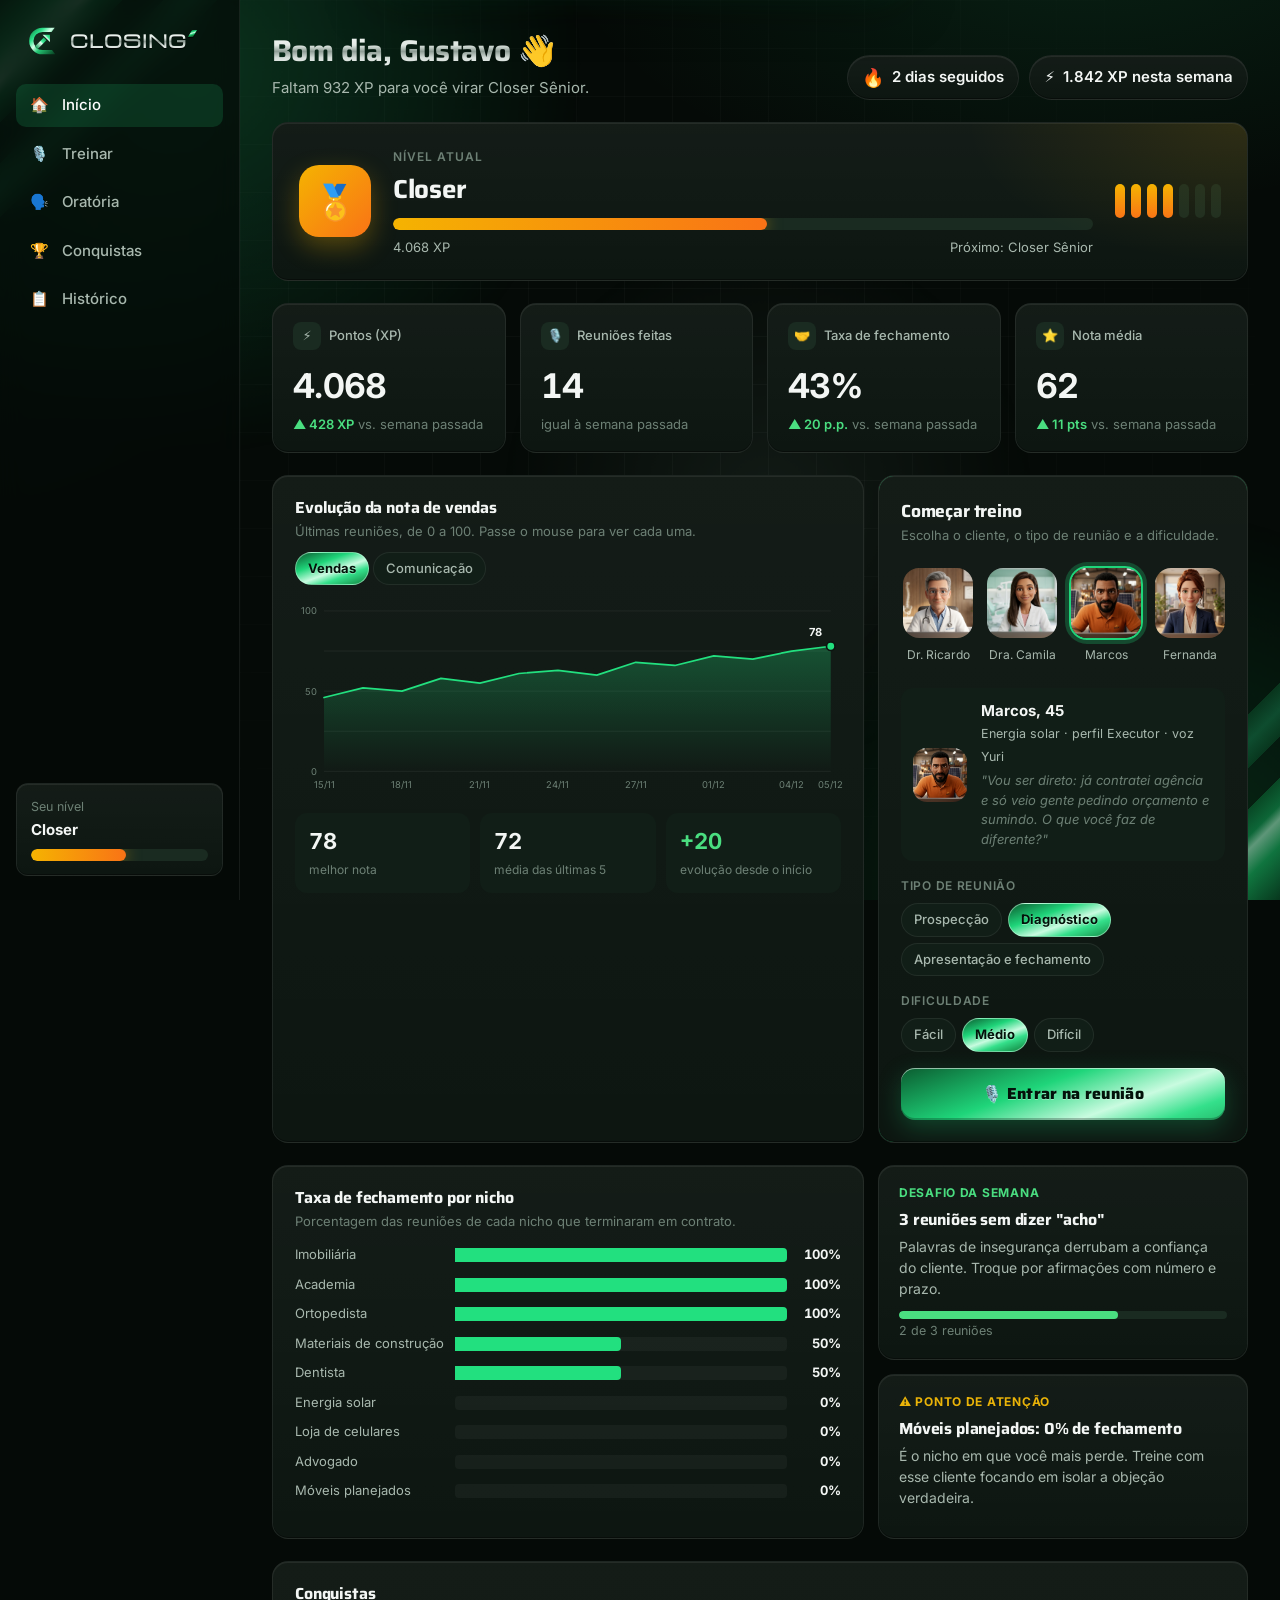
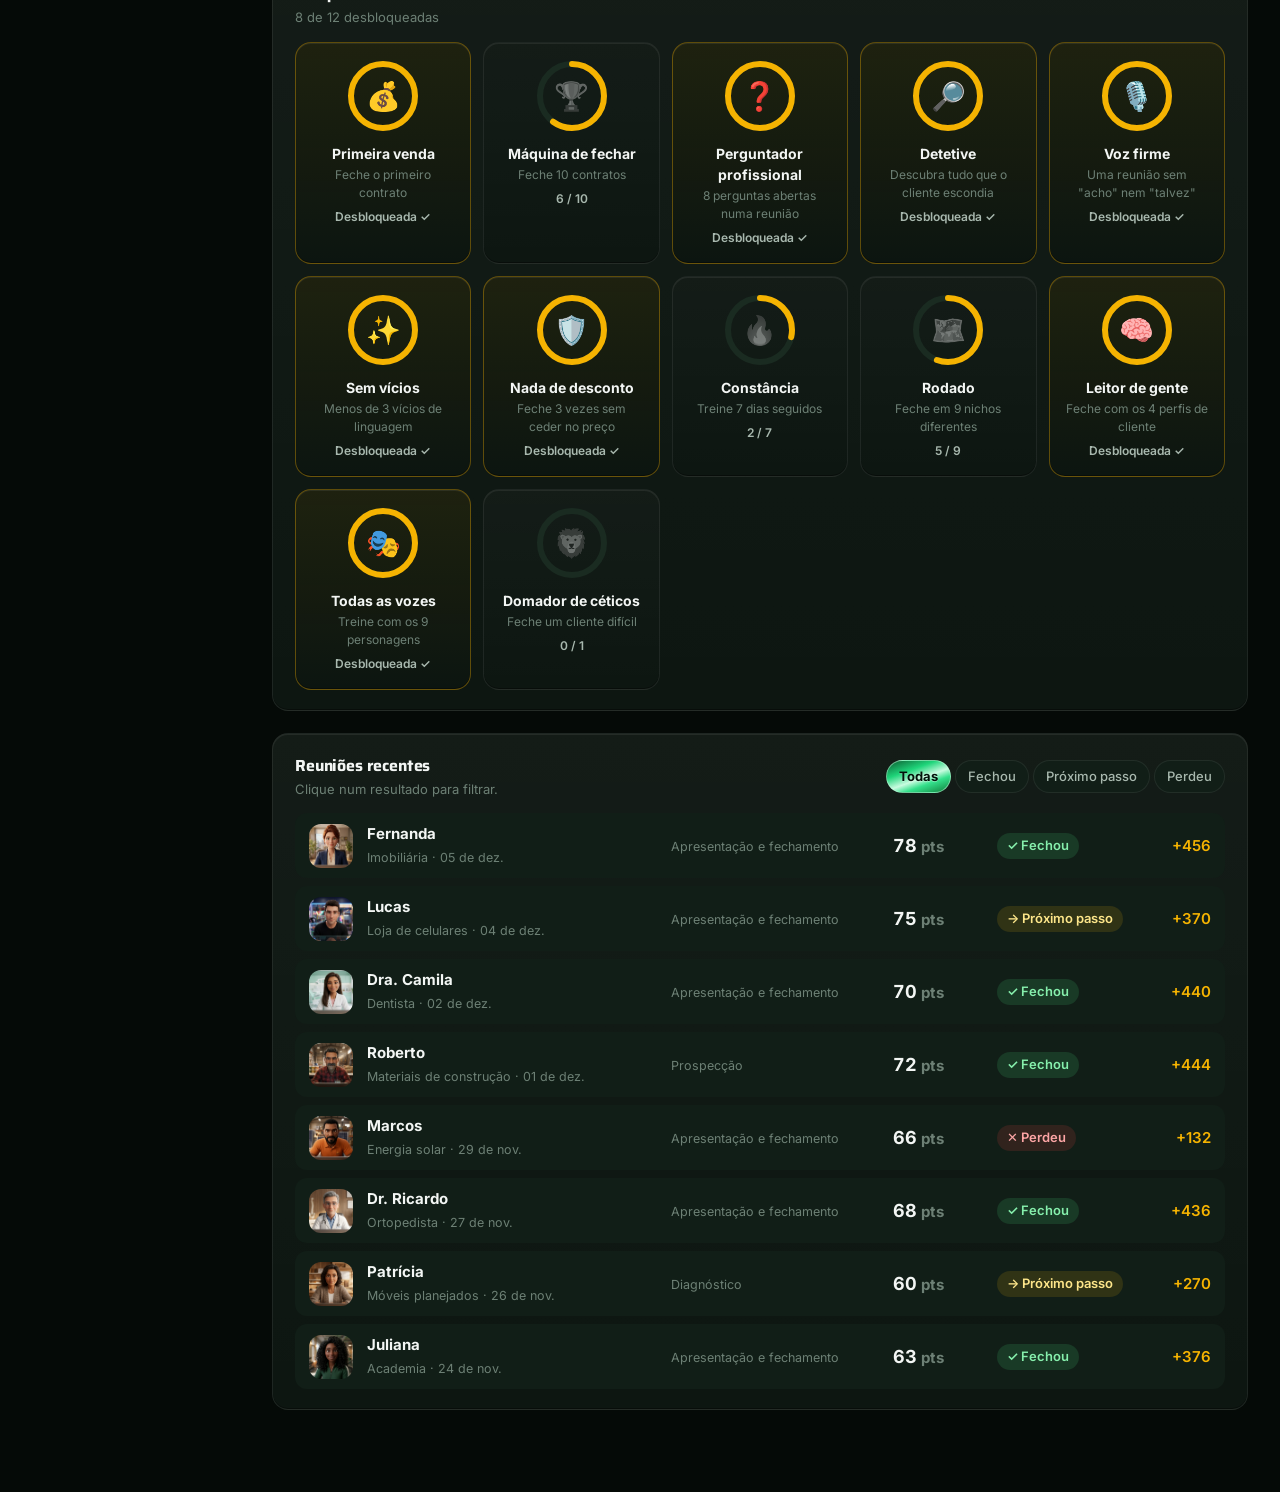
<file: prototipo/index.html>
<!doctype html>
<html lang="pt-BR">
<head>
<meta charset="utf-8">
<meta name="viewport" content="width=device-width, initial-scale=1">
<title>Closing</title>
<link rel="icon" href="marca/icone.svg" type="image/svg+xml">
<link rel="stylesheet" href="estilo.css">
<style>
  .app { display: grid; grid-template-columns: 240px 1fr; min-height: 100vh; }

  /* Navegação */
  .nav { position: sticky; top: 0; height: 100vh; padding: 24px 16px; display: flex; flex-direction: column; gap: 6px; border-right: 1px solid var(--borda); background: rgba(5, 10, 7, .72); backdrop-filter: blur(12px); }
  .logo { display: flex; align-items: center; gap: 10px; font-weight: 800; font-size: 17px; padding: 0 10px 20px; }
  .logo i { width: 34px; height: 34px; border-radius: 10px; background: var(--gradiente); display: grid; place-items: center; font-style: normal; font-size: 18px; box-shadow: 0 6px 18px rgba(31,213,122,.4); }
  .nav a { display: flex; align-items: center; gap: 12px; padding: 10px 12px; border-radius: 10px; color: var(--texto-2); font-weight: 500; transition: background .15s, color .15s; }
  .nav a:hover { background: var(--superficie-2); color: var(--texto); }
  .nav a.on { background: rgba(31,213,122, .16); color: #fff; }
  .nav a span { width: 22px; text-align: center; }
  .nav .rodape { margin-top: auto; padding: 14px; border-radius: 12px; }
  .nav .rodape small { color: var(--texto-3); display: block; }
  .nav .rodape b { display: block; margin: 2px 0 8px; }

  main { padding: 28px 32px 60px; max-width: 1280px; width: 100%; }
  section { margin-bottom: 22px; }

  /* Topo */
  .ola { display: flex; justify-content: space-between; align-items: flex-end; gap: 16px; flex-wrap: wrap; margin-bottom: 22px; }
  .ola h1 { margin: 0; font-size: 30px; letter-spacing: -.02em; }
  .ola p { margin: 4px 0 0; color: var(--texto-2); }
  .pilulas { display: flex; gap: 10px; flex-wrap: wrap; }
  .pilula { display: flex; align-items: center; gap: 8px; padding: 8px 14px; border-radius: 999px; font-weight: 600; }
  .pilula .fogo { font-size: 18px; animation: tremer 1.6s ease-in-out infinite; display: inline-block; }
  @keyframes tremer { 50% { transform: scale(1.15) rotate(-6deg); } }

  /* Nível */
  .nivel { display: grid; grid-template-columns: auto 1fr auto; gap: 22px; align-items: center; padding: 22px 26px; position: relative; overflow: hidden; }
  .nivel::after { content: ""; position: absolute; inset: 0; background: radial-gradient(400px 200px at 100% 0, rgba(245,179,1,.12), transparent 70%); pointer-events: none; }
  .medalha { width: 72px; height: 72px; border-radius: 20px; background: linear-gradient(135deg, #f5b301, #f97316); display: grid; place-items: center; font-size: 34px; box-shadow: 0 10px 26px rgba(245,179,1,.3); }
  .nivel small { color: var(--texto-3); text-transform: uppercase; letter-spacing: .08em; font-size: 12px; font-weight: 600; }
  .nivel h2 { margin: 2px 0 10px; font-size: 26px; }
  .barra-xp { height: 12px; border-radius: 6px; background: var(--superficie-3); overflow: hidden; }
  .barra-xp i { display: block; height: 100%; width: 0; border-radius: 6px; background: linear-gradient(90deg, #f5b301, #f97316); transition: width 1.2s cubic-bezier(.2,.8,.2,1); box-shadow: 0 0 16px rgba(245,179,1,.5); }
  .xp-txt { display: flex; justify-content: space-between; margin-top: 8px; color: var(--texto-2); font-size: 13px; }
  .degraus { display: flex; gap: 6px; }
  .degraus span { width: 10px; height: 34px; border-radius: 5px; background: var(--superficie-3); }
  .degraus span.on { background: linear-gradient(180deg, #f5b301, #f97316); }

  /* Indicadores */
  .indicadores { display: grid; grid-template-columns: repeat(4, 1fr); gap: 14px; }
  .indicador { padding: 18px 20px; transition: transform .2s, border-color .2s; }
  .indicador:hover { transform: translateY(-3px); border-color: var(--borda-forte); }
  .indicador .rot { color: var(--texto-2); font-size: 13px; font-weight: 500; display: flex; align-items: center; gap: 8px; }
  .indicador .rot i { font-style: normal; width: 28px; height: 28px; border-radius: 8px; display: grid; place-items: center; background: var(--superficie-3); }
  .indicador b { display: block; font-size: 34px; letter-spacing: -.02em; margin: 10px 0 4px; font-variant-numeric: tabular-nums; }
  .variacao { font-size: 13px; color: var(--texto-3); }
  .variacao .sobe { color: var(--bom); font-weight: 600; }
  .variacao .desce { color: var(--critico); font-weight: 600; }

  /* Grade principal */
  .grade-2 { display: grid; grid-template-columns: 1.6fr 1fr; gap: 14px; }
  .bloco { padding: 20px 22px; }
  .bloco-topo { display: flex; justify-content: space-between; align-items: center; gap: 10px; margin-bottom: 14px; flex-wrap: wrap; }
  .bloco h3 { margin: 0; font-size: 16px; }
  .bloco .sub { color: var(--texto-3); font-size: 13px; margin: 2px 0 0; }

  /* Gráfico de linha */
  .grafico { position: relative; }
  .grafico svg { width: 100%; height: auto; display: block; overflow: visible; }
  .grafico .grade line { stroke: rgba(255,255,255,.07); }
  .grafico .eixo text { fill: var(--texto-3); font-size: 11px; }
  .grafico .linha { fill: none; stroke: var(--serie-1); stroke-width: 2; stroke-linejoin: round; stroke-linecap: round; }
  .grafico .linha.anima { stroke-dasharray: var(--comp); stroke-dashoffset: var(--comp); animation: desenhar 1.2s cubic-bezier(.4,0,.2,1) forwards; }
  @keyframes desenhar { to { stroke-dashoffset: 0; } }
  .grafico .mira { stroke: var(--texto-3); stroke-width: 1; stroke-dasharray: 3 3; }
  .grafico .ponto { fill: var(--serie-1); stroke: var(--superficie); stroke-width: 2; }
  .dica { position: absolute; pointer-events: none; background: var(--superficie-3); border: 1px solid var(--borda-forte); border-radius: 10px; padding: 8px 12px; font-size: 13px; white-space: nowrap; transform: translate(-50%, -110%); opacity: 0; transition: opacity .12s; box-shadow: var(--sombra); }
  .dica.on { opacity: 1; }
  .dica b { display: block; font-size: 16px; }
  .dica small { color: var(--texto-2); }

  .mini { display: grid; grid-template-columns: repeat(3, 1fr); gap: 10px; margin-top: 18px; }
  .mini div { background: var(--superficie-2); border-radius: 12px; padding: 12px 14px; }
  .mini b { display: block; font-size: 22px; font-variant-numeric: tabular-nums; }
  .mini small { color: var(--texto-3); font-size: 12px; }

  /* Começar treino */
  .treino { padding: 22px; display: flex; flex-direction: column; gap: 16px; position: relative; overflow: hidden; }
  .treino::before { content: ""; position: absolute; inset: -1px; border-radius: var(--raio); padding: 1px; background: var(--gradiente); -webkit-mask: linear-gradient(#000 0 0) content-box, linear-gradient(#000 0 0); -webkit-mask-composite: xor; mask-composite: exclude; pointer-events: none; opacity: .7; }
  .rostos { display: flex; gap: 10px; overflow-x: auto; padding: 4px 2px 8px; scroll-snap-type: x mandatory; }
  .rosto { flex: 0 0 auto; width: 74px; border: 0; background: none; padding: 0; text-align: center; scroll-snap-align: start; }
  .rosto .foto { width: 74px; height: 74px; border-radius: 18px; overflow: hidden; border: 2px solid transparent; transition: transform .2s, border-color .2s; }
  .rosto .foto svg { width: 100%; height: 100%; display: block; }
  .rosto:hover .foto { transform: translateY(-3px); }
  .rosto.on .foto { border-color: var(--marca); box-shadow: 0 0 0 4px rgba(31,213,122,.25); }
  .rosto small { display: block; font-size: 12px; color: var(--texto-2); margin-top: 6px; white-space: nowrap; overflow: hidden; text-overflow: ellipsis; }
  .escolhido { display: flex; gap: 14px; align-items: center; padding: 12px; border-radius: 12px; background: var(--superficie-2); }
  .escolhido .foto { width: 54px; height: 54px; border-radius: 14px; overflow: hidden; flex: 0 0 auto; }
  .escolhido .foto svg { width: 100%; height: 100%; display: block; }
  .escolhido b { display: block; }
  .escolhido small { color: var(--texto-2); }
  .escolhido p { margin: 4px 0 0; font-size: 13px; color: var(--texto-3); font-style: italic; }
  .opcoes small { display: block; color: var(--texto-3); font-size: 12px; font-weight: 600; text-transform: uppercase; letter-spacing: .06em; margin-bottom: 8px; }
  .opcoes .linha-chips { display: flex; gap: 6px; flex-wrap: wrap; }
  .treino .botao-principal { width: 100%; }

  /* Barras por nicho */
  .barras { display: grid; gap: 10px; }
  .barra-linha { display: grid; grid-template-columns: 150px 1fr 44px; gap: 10px; align-items: center; font-size: 13px; position: relative; }
  .barra-linha span { color: var(--texto-2); white-space: nowrap; overflow: hidden; text-overflow: ellipsis; }
  .barra-linha .trilho { height: 14px; border-radius: 4px; background: rgba(255,255,255,.04); }
  .barra-linha .trilho i { display: block; height: 100%; width: 0; background: var(--serie-1); border-radius: 0 4px 4px 0; transition: width 1s cubic-bezier(.2,.8,.2,1); }
  .barra-linha b { text-align: right; font-variant-numeric: tabular-nums; }
  .barra-linha:hover .trilho i { filter: brightness(1.2); }

  /* Desafio e atenção */
  .desafio { display: grid; gap: 14px; }
  .missao { padding: 18px 20px; }
  .missao .etq { font-size: 12px; font-weight: 700; letter-spacing: .06em; text-transform: uppercase; }
  .missao h4 { margin: 6px 0 4px; font-size: 16px; }
  .missao p { margin: 0 0 12px; color: var(--texto-2); font-size: 14px; }
  .missao .prog { height: 8px; border-radius: 4px; background: var(--superficie-3); overflow: hidden; }
  .missao .prog i { display: block; height: 100%; background: var(--bom); border-radius: 4px; transition: width 1s; width: 0; }
  .missao small { color: var(--texto-3); }

  /* Conquistas */
  .conquistas { display: grid; grid-template-columns: repeat(auto-fill, minmax(170px, 1fr)); gap: 12px; }
  .medalhinha { padding: 16px; text-align: center; position: relative; transition: transform .2s; }
  .medalhinha:hover { transform: translateY(-3px) scale(1.02); }
  .anel { width: 74px; height: 74px; margin: 0 auto 10px; position: relative; }
  .anel svg { width: 100%; height: 100%; transform: rotate(-90deg); }
  .anel .fundo-anel { stroke: var(--superficie-3); }
  .anel .valor-anel { stroke: var(--ouro); stroke-linecap: round; transition: stroke-dashoffset 1.2s cubic-bezier(.2,.8,.2,1); }
  .anel span { position: absolute; inset: 0; display: grid; place-items: center; font-size: 28px; }
  .medalhinha:not(.feita) .anel span { filter: grayscale(1); opacity: .45; }
  .medalhinha.feita { border-color: rgba(245,179,1,.35); background: linear-gradient(180deg, rgba(245,179,1,.08), transparent), var(--superficie); }
  .medalhinha b { display: block; font-size: 14px; }
  .medalhinha small { display: block; color: var(--texto-3); font-size: 12px; margin-top: 2px; }
  .medalhinha .cont { font-size: 12px; color: var(--texto-2); margin-top: 6px; font-weight: 600; }

  /* Histórico */
  .lista { display: grid; gap: 8px; }
  .reuniao { display: grid; grid-template-columns: 44px 1.4fr 1fr 90px 130px 70px; gap: 14px; align-items: center; padding: 10px 14px; border-radius: 12px; background: var(--superficie-2); transition: background .15s; }
  .reuniao:hover { background: var(--superficie-3); }
  .reuniao .foto { width: 44px; height: 44px; border-radius: 12px; overflow: hidden; }
  .reuniao .foto svg { width: 100%; height: 100%; display: block; }
  .reuniao b { display: block; }
  .reuniao small { color: var(--texto-3); }
  .reuniao .nota-r { font-weight: 700; font-size: 18px; font-variant-numeric: tabular-nums; }
  .reuniao .xp-r { color: var(--ouro); font-weight: 600; text-align: right; }
  .vazio { color: var(--texto-3); padding: 20px; text-align: center; }

  @media (max-width: 1100px) {
    .indicadores { grid-template-columns: repeat(2, 1fr); }
    .grade-2 { grid-template-columns: 1fr; }
  }
  @media (max-width: 760px) {
    .app { grid-template-columns: 1fr; }
    .nav { position: fixed; top: auto; bottom: 0; left: 0; right: 0; height: auto; flex-direction: row; justify-content: space-around; padding: 8px; border-right: 0; border-top: 1px solid var(--borda); z-index: 5; }
    .nav .logo, .nav .rodape, .nav a .txt { display: none; }
    .nav a { padding: 10px; font-size: 20px; }
    main { padding: 20px 16px 90px; }
    .ola h1 { font-size: 24px; }
    .nivel { grid-template-columns: auto 1fr; padding: 18px; }
    .degraus { display: none; }
    .medalha { width: 56px; height: 56px; font-size: 26px; }
    .indicador b { font-size: 26px; }
    .barra-linha { grid-template-columns: 110px 1fr 40px; }
    .reuniao { grid-template-columns: 44px 1fr auto; }
    .reuniao .modo-r, .reuniao .nota-r, .reuniao .xp-r { display: none; }
  }
</style>
</head>
<body>
<div class="app">
  <nav class="nav">
    <div class="logo" data-marca="logo"></div>
    <a href="#" class="on"><span>🏠</span><span class="txt">Início</span></a>
    <a href="#comecar"><span>🎙️</span><span class="txt">Treinar</span></a>
    <a href="oratoria.html"><span>🗣️</span><span class="txt">Oratória</span></a>
    <a href="#conquistas"><span>🏆</span><span class="txt">Conquistas</span></a>
    <a href="#historico"><span>📋</span><span class="txt">Histórico</span></a>
    <div class="rodape cartao-base">
      <small>Seu nível</small>
      <b id="nav-nivel"></b>
      <div class="barra-xp"><i id="nav-xp"></i></div>
    </div>
  </nav>

  <main>
    <div class="ola entrar">
      <div>
        <h1 id="saudacao"></h1>
        <p id="frase"></p>
      </div>
      <div class="pilulas">
        <div class="pilula cartao-base"><span class="fogo">🔥</span><span id="seq"></span></div>
        <div class="pilula cartao-base">⚡ <span id="xp-semana"></span></div>
      </div>
    </div>

    <section class="nivel cartao-base entrar" style="animation-delay:.05s">
      <div class="medalha">🏅</div>
      <div>
        <small>Nível atual</small>
        <h2 id="nivel-nome"></h2>
        <div class="barra-xp"><i id="nivel-barra"></i></div>
        <div class="xp-txt"><span id="nivel-xp"></span><span id="nivel-prox"></span></div>
      </div>
      <div class="degraus" id="degraus" title="Os 7 níveis"></div>
    </section>

    <section class="indicadores">
      <div class="indicador cartao-base entrar" style="animation-delay:.1s"><div class="rot"><i>⚡</i>Pontos (XP)</div><b data-contar="xp">0</b><div class="variacao" id="v-xp"></div></div>
      <div class="indicador cartao-base entrar" style="animation-delay:.15s"><div class="rot"><i>🎙️</i>Reuniões feitas</div><b data-contar="reunioes">0</b><div class="variacao" id="v-reunioes"></div></div>
      <div class="indicador cartao-base entrar" style="animation-delay:.2s"><div class="rot"><i>🤝</i>Taxa de fechamento</div><b data-contar="taxa" data-sufixo="%">0</b><div class="variacao" id="v-taxa"></div></div>
      <div class="indicador cartao-base entrar" style="animation-delay:.25s"><div class="rot"><i>⭐</i>Nota média</div><b data-contar="nota">0</b><div class="variacao" id="v-nota"></div></div>
    </section>

    <section class="grade-2">
      <div class="bloco cartao-base entrar" style="animation-delay:.3s">
        <div class="bloco-topo">
          <div><h3 id="titulo-grafico">Evolução da nota de vendas</h3><p class="sub">Últimas reuniões, de 0 a 100. Passe o mouse para ver cada uma.</p></div>
          <div class="linha-chips" id="serie-chips">
            <button class="chip on" data-serie="nota">Vendas</button>
            <button class="chip" data-serie="comunicacao">Comunicação</button>
          </div>
        </div>
        <div class="grafico" id="grafico"><div class="dica" id="dica"></div></div>
        <div class="mini" id="mini"></div>
      </div>

      <div class="treino cartao-base entrar" id="comecar" style="animation-delay:.35s">
        <div><h3 style="margin:0">Começar treino</h3><p class="sub" style="margin:2px 0 0;color:var(--texto-3);font-size:13px">Escolha o cliente, o tipo de reunião e a dificuldade.</p></div>
        <div class="rostos" id="rostos"></div>
        <div class="escolhido" id="escolhido"></div>
        <div class="opcoes">
          <small>Tipo de reunião</small>
          <div class="linha-chips" id="modos"></div>
        </div>
        <div class="opcoes">
          <small>Dificuldade</small>
          <div class="linha-chips" id="dificuldades"></div>
        </div>
        <button class="botao-principal" id="iniciar">🎙️ Entrar na reunião</button>
      </div>
    </section>

    <section class="grade-2">
      <div class="bloco cartao-base entrar" style="animation-delay:.4s">
        <div class="bloco-topo"><div><h3>Taxa de fechamento por nicho</h3><p class="sub">Porcentagem das reuniões de cada nicho que terminaram em contrato.</p></div></div>
        <div class="barras" id="barras"></div>
      </div>
      <div class="desafio entrar" style="animation-delay:.45s">
        <div class="missao cartao-base">
          <div class="etq" style="color:var(--bom)">Desafio da semana</div>
          <h4>3 reuniões sem dizer "acho"</h4>
          <p>Palavras de insegurança derrubam a confiança do cliente. Troque por afirmações com número e prazo.</p>
          <div class="prog"><i id="desafio-barra"></i></div>
          <small id="desafio-txt"></small>
        </div>
        <div class="missao cartao-base">
          <div class="etq" style="color:var(--atencao)">⚠ Ponto de atenção</div>
          <h4 id="atencao-titulo"></h4>
          <p id="atencao-txt"></p>
        </div>
      </div>
    </section>

    <section class="bloco cartao-base entrar" id="conquistas" style="animation-delay:.5s">
      <div class="bloco-topo"><div><h3>Conquistas</h3><p class="sub" id="conq-sub"></p></div></div>
      <div class="conquistas" id="lista-conquistas"></div>
    </section>

    <section class="bloco cartao-base entrar" id="historico" style="animation-delay:.55s">
      <div class="bloco-topo">
        <div><h3>Reuniões recentes</h3><p class="sub">Clique num resultado para filtrar.</p></div>
        <div class="linha-chips" id="filtros">
          <button class="chip on" data-f="">Todas</button>
          <button class="chip" data-f="fechou">Fechou</button>
          <button class="chip" data-f="proximo">Próximo passo</button>
          <button class="chip" data-f="perdeu">Perdeu</button>
        </div>
      </div>
      <div class="lista" id="lista"></div>
    </section>
  </main>
</div>

<style>
  .parabens { position: fixed; top: 18px; left: 50%; z-index: 50; display: flex; align-items: center; gap: 14px; width: min(520px, calc(100% - 32px));
    padding: 16px 18px; border-radius: 16px; background: linear-gradient(135deg, rgba(31,213,122,.22), rgba(5,10,7,.96) 60%); border: 1px solid var(--marca);
    box-shadow: 0 18px 50px rgba(0,0,0,.5), 0 0 40px rgba(31,213,122,.25); transform: translate(-50%, -140%); transition: transform .5s cubic-bezier(.2,.9,.2,1.2); }
  .parabens.on { transform: translate(-50%, 0); }
  .parabens-icone { font-size: 34px; animation: pular-trofeu 1s ease-in-out infinite alternate; }
  .parabens-txt { display: grid; gap: 2px; flex: 1; }
  .parabens-txt b { font: 700 20px/1.2 Saira, Inter, sans-serif; color: var(--marca); }
  .parabens-txt span { color: var(--texto); font-weight: 600; }
  .parabens-txt small { color: var(--texto-3); }
  .parabens button { background: none; border: 0; color: var(--texto-2); font-size: 24px; cursor: pointer; align-self: flex-start; }
  @keyframes pular-trofeu { to { transform: translateY(-4px) rotate(-6deg); } }
</style>
<div class="parabens" id="parabens" role="status" aria-live="polite" hidden>
  <div class="parabens-icone">🏆</div>
  <div class="parabens-txt"><b id="parabens-titulo"></b><span id="parabens-texto"></span><small id="parabens-detalhe"></small></div>
  <button id="parabens-fechar" aria-label="Fechar aviso">×</button>
</div>

<script src="marca.js"></script>
<script src="personagens.js"></script>
<script src="dados.js"></script>
<script>
  const $ = (id) => document.getElementById(id);

  // Parabéns quando você volta de uma reunião com contrato fechado.
  (function mostrarParabens() {
    let aviso = null;
    try { aviso = JSON.parse(sessionStorage.getItem("closing:aviso")); sessionStorage.removeItem("closing:aviso"); } catch {}
    if (!aviso) return;
    $("parabens-titulo").textContent = aviso.titulo;
    $("parabens-texto").textContent = aviso.texto;
    $("parabens-detalhe").textContent = aviso.detalhe + (aviso.conquistas?.length ? ` · 🏅 ${aviso.conquistas.join(", ")}` : "");
    const caixa = $("parabens");
    caixa.hidden = false;
    void caixa.offsetWidth; setTimeout(() => caixa.classList.add("on"), 60);
    const fechar = () => { caixa.classList.remove("on"); setTimeout(() => (caixa.hidden = true), 500); };
    $("parabens-fechar").onclick = fechar;
    setTimeout(fechar, 7000);
  })();
  const historico = DADOS.carregar();
  const est = DADOS.estatisticas(historico);
  const pessoa = (id) => PERSONAGENS.find((p) => p.id === id);
  const fmt = (n) => Math.round(n).toLocaleString("pt-BR");

  // Topo
  const hora = new Date().getHours();
  $("saudacao").textContent = `${hora < 12 ? "Bom dia" : hora < 18 ? "Boa tarde" : "Boa noite"}, ${PERFIL.nome} `;
  $("saudacao").insertAdjacentHTML("beforeend", '<span class="emoji">👋</span>');
  $("frase").textContent = est.nivel.proximo
    ? `Faltam ${fmt(est.nivel.faltam)} XP para você virar ${est.nivel.proximo}.`
    : "Você chegou ao nível máximo. Lenda!";
  $("seq").textContent = `${est.sequencia} ${est.sequencia === 1 ? "dia seguido" : "dias seguidos"}`;
  $("xp-semana").textContent = `${fmt(est.estaSemana.xp)} XP nesta semana`;

  // Nível
  $("nivel-nome").textContent = est.nivel.nome;
  $("nav-nivel").textContent = est.nivel.nome;
  $("nivel-xp").textContent = `${fmt(est.xp)} XP`;
  $("nivel-prox").textContent = est.nivel.proximo ? `Próximo: ${est.nivel.proximo}` : "Nível máximo";
  $("degraus").innerHTML = DADOS.NIVEIS.map((n, i) => `<span class="${i <= est.nivel.indice ? "on" : ""}" title="${n.nome}"></span>`).join("");
  requestAnimationFrame(() => {
    $("nivel-barra").style.width = est.nivel.progresso * 100 + "%";
    $("nav-xp").style.width = est.nivel.progresso * 100 + "%";
  });

  // Indicadores com contagem animada
  const valores = { xp: est.xp, reunioes: est.reunioes, taxa: est.taxa * 100, nota: est.nota };
  document.querySelectorAll("[data-contar]").forEach((el) => {
    const alvo = valores[el.dataset.contar], sufixo = el.dataset.sufixo || "", t0 = performance.now();
    const passo = (t) => {
      const p = Math.min(1, (t - t0) / 1100), e = 1 - Math.pow(1 - p, 3);
      el.textContent = fmt(alvo * e) + sufixo;
      if (p < 1) requestAnimationFrame(passo);
    };
    requestAnimationFrame(passo);
    setTimeout(() => { el.textContent = fmt(alvo) + sufixo; }, 1300);
  });
  function variacao(id, agora, antes, unidade, casas) {
    const d = agora - antes;
    const txt = (casas ? d.toFixed(casas) : fmt(Math.abs(d))).replace("-", "");
    $(id).innerHTML = d === 0 ? "igual à semana passada"
      : `<span class="${d > 0 ? "sobe" : "desce"}">${d > 0 ? "▲" : "▼"} ${txt}${unidade}</span> vs. semana passada`;
  }
  variacao("v-xp", est.estaSemana.xp, est.semanaPassada.xp, " XP");
  variacao("v-reunioes", est.estaSemana.reunioes, est.semanaPassada.reunioes, "");
  variacao("v-taxa", Math.round(est.estaSemana.taxa * 100), Math.round(est.semanaPassada.taxa * 100), " p.p.");
  variacao("v-nota", Math.round(est.estaSemana.nota), Math.round(est.semanaPassada.nota), " pts");

  // Gráfico de linha (série única, com mira e dica ao passar o mouse)
  function desenharGrafico(campo) {
    const dados = historico.slice(-14);
    const L = 640, A = 230, esq = 34, dir = 12, topo = 14, base = 28;
    const x = (i) => esq + (dados.length === 1 ? (L - esq - dir) / 2 : (i * (L - esq - dir)) / (dados.length - 1));
    const y = (v) => topo + (1 - v / 100) * (A - topo - base);
    const pontos = dados.map((r, i) => [x(i), y(r[campo])]);
    const caminho = pontos.map((p, i) => (i ? "L" : "M") + p[0].toFixed(1) + " " + p[1].toFixed(1)).join(" ");
    const area = `${caminho} L ${x(dados.length - 1)} ${y(0)} L ${x(0)} ${y(0)} Z`;
    const ultimo = pontos[pontos.length - 1];
    const comp = Math.ceil(pontos.reduce((s, p, i) => (i ? s + Math.hypot(p[0] - pontos[i - 1][0], p[1] - pontos[i - 1][1]) : 0), 0));
    const datas = dados.map((r) => new Date(r.data).toLocaleDateString("pt-BR", { day: "2-digit", month: "2-digit" }));
    const g = $("grafico");
    g.querySelector("svg")?.remove();
    g.insertAdjacentHTML("afterbegin", `
      <svg viewBox="0 0 ${L} ${A}" role="img" aria-label="Evolução da nota">
        <defs><linearGradient id="area" x1="0" x2="0" y1="0" y2="1"><stop offset="0" stop-color="#22e07f" stop-opacity=".28"/><stop offset="1" stop-color="#22e07f" stop-opacity="0"/></linearGradient></defs>
        <g class="grade">${[0, 25, 50, 75, 100].map((v) => `<line x1="${esq}" x2="${L - dir}" y1="${y(v)}" y2="${y(v)}"/>`).join("")}</g>
        <g class="eixo">${[0, 50, 100].map((v) => `<text x="${esq - 8}" y="${y(v) + 4}" text-anchor="end">${v}</text>`).join("")}
          ${dados.map((r, i) => (i % 2 === 0 || i === dados.length - 1) ? `<text x="${x(i)}" y="${A - 8}" text-anchor="middle">${datas[i]}</text>` : "").join("")}</g>
        <path d="${area}" fill="url(#area)"/>
        <path class="linha anima" d="${caminho}" style="--comp:${comp}"/>
        <circle class="ponto" cx="${ultimo[0]}" cy="${ultimo[1]}" r="5"/>
        <text x="${ultimo[0] - 10}" y="${ultimo[1] - 12}" text-anchor="end" fill="var(--texto)" font-weight="700" font-size="13">${dados[dados.length - 1][campo]}</text>
        <line class="mira" id="mira" y1="${topo}" y2="${A - base}" visibility="hidden"/>
        <circle class="ponto" id="ponto-mira" r="6" visibility="hidden"/>
        <rect id="alvo" x="${esq}" y="0" width="${L - esq - dir}" height="${A}" fill="transparent"/>
      </svg>`);
    const svg = g.querySelector("svg"), dica = $("dica");
    const mover = (ev) => {
      const r = svg.getBoundingClientRect();
      const px = ((ev.touches ? ev.touches[0].clientX : ev.clientX) - r.left) * (L / r.width);
      let i = 0, melhor = Infinity;
      pontos.forEach((p, k) => { const d = Math.abs(p[0] - px); if (d < melhor) { melhor = d; i = k; } });
      const [cx, cy] = pontos[i], reuniao = dados[i], quem = pessoa(reuniao.personagem);
      $("mira").setAttribute("x1", cx); $("mira").setAttribute("x2", cx); $("mira").setAttribute("visibility", "visible");
      $("ponto-mira").setAttribute("cx", cx); $("ponto-mira").setAttribute("cy", cy); $("ponto-mira").setAttribute("visibility", "visible");
      const res = DADOS.RESULTADOS[reuniao.resultado];
      dica.innerHTML = `<b>${reuniao[campo]} pontos</b><small>${datas[i]} · ${quem.nome} · ${res.icone} ${res.rotulo}</small>`;
      dica.style.left = (cx / L) * r.width + "px";
      dica.style.top = (cy / A) * r.height + "px";
      dica.classList.add("on");
    };
    const sair = () => { dica.classList.remove("on"); $("mira").setAttribute("visibility", "hidden"); $("ponto-mira").setAttribute("visibility", "hidden"); };
    $("alvo").addEventListener("mousemove", mover);
    $("alvo").addEventListener("touchstart", mover, { passive: true });
    $("alvo").addEventListener("mouseleave", sair);

    const melhor = Math.max(...historico.map((r) => r[campo]));
    const recentes = historico.slice(-5), media = recentes.reduce((s, r) => s + r[campo], 0) / recentes.length;
    const primeiras = historico.slice(0, 5), mediaInicio = primeiras.reduce((s, r) => s + r[campo], 0) / primeiras.length;
    $("mini").innerHTML = `<div><b>${melhor}</b><small>melhor nota</small></div>
      <div><b>${Math.round(media)}</b><small>média das últimas 5</small></div>
      <div><b style="color:var(--bom)">+${Math.max(0, Math.round(media - mediaInicio))}</b><small>evolução desde o início</small></div>`;
  }
  document.querySelectorAll("#serie-chips .chip").forEach((b) => b.onclick = () => {
    document.querySelectorAll("#serie-chips .chip").forEach((c) => c.classList.toggle("on", c === b));
    $("titulo-grafico").textContent = b.dataset.serie === "nota" ? "Evolução da nota de vendas" : "Evolução da nota de comunicação";
    desenharGrafico(b.dataset.serie);
  });
  desenharGrafico("nota");

  // Começar treino
  let escolha = { p: PERSONAGENS[2].id, modo: "diagnostico", dif: "medio" };
  try { Object.assign(escolha, JSON.parse(localStorage.getItem("treino-vendas:escolha")) || {}); } catch {}
  function mostrarEscolha() {
    document.querySelectorAll(".rosto").forEach((r) => r.classList.toggle("on", r.dataset.id === escolha.p));
    const p = pessoa(escolha.p);
    $("escolhido").innerHTML = `<div class="foto">${retratoPersonagem(p)}</div><div><b>${p.nome}, ${p.idade}</b><small>${p.nicho} · perfil ${p.perfil} · voz ${p.voz}</small><p></p></div>`;
    $("escolhido").querySelector("p").textContent = `"${p.fala}"`;
    document.querySelectorAll("#modos .chip").forEach((c) => c.classList.toggle("on", c.dataset.v === escolha.modo));
    document.querySelectorAll("#dificuldades .chip").forEach((c) => c.classList.toggle("on", c.dataset.v === escolha.dif));
    try { localStorage.setItem("treino-vendas:escolha", JSON.stringify(escolha)); } catch {}
  }
  PERSONAGENS.forEach((p) => {
    const b = document.createElement("button");
    b.className = "rosto"; b.dataset.id = p.id; b.title = `${p.nome} · ${p.nicho}`;
    b.innerHTML = `<div class="foto">${retratoPersonagem(p)}</div><small>${p.nome}</small>`;
    b.onclick = () => { escolha.p = p.id; mostrarEscolha(); };
    $("rostos").append(b);
  });
  Object.entries(DADOS.MODOS).forEach(([v, rot]) => $("modos").insertAdjacentHTML("beforeend", `<button class="chip" data-v="${v}">${rot}</button>`));
  [["facil", "Fácil"], ["medio", "Médio"], ["dificil", "Difícil"]].forEach(([v, rot]) => $("dificuldades").insertAdjacentHTML("beforeend", `<button class="chip" data-v="${v}">${rot}</button>`));
  document.querySelectorAll("#modos .chip").forEach((c) => c.onclick = () => { escolha.modo = c.dataset.v; mostrarEscolha(); });
  document.querySelectorAll("#dificuldades .chip").forEach((c) => c.onclick = () => { escolha.dif = c.dataset.v; mostrarEscolha(); });
  $("iniciar").onclick = () => { location.href = `sala.html?p=${escolha.p}&modo=${escolha.modo}&dif=${escolha.dif}`; };
  mostrarEscolha();

  // Barras por nicho
  const porNicho = {};
  historico.forEach((r) => {
    const n = pessoa(r.personagem).nicho;
    porNicho[n] = porNicho[n] || { total: 0, fechou: 0 };
    porNicho[n].total++; if (r.resultado === "fechou") porNicho[n].fechou++;
  });
  const linhas = Object.entries(porNicho).map(([n, v]) => ({ n, taxa: v.fechou / v.total, ...v })).sort((a, b) => b.taxa - a.taxa);
  $("barras").innerHTML = linhas.map((l) => `<div class="barra-linha" title="${l.fechou} de ${l.total} reuniões fecharam"><span>${l.n}</span><div class="trilho"><i data-w="${l.taxa * 100}"></i></div><b>${Math.round(l.taxa * 100)}%</b></div>`).join("");
  requestAnimationFrame(() => document.querySelectorAll(".trilho i").forEach((i) => i.style.width = i.dataset.w + "%"));

  // Desafio e ponto de atenção
  const semAcho = historico.filter((r) => Date.now() - new Date(r.data) < 7 * 86400000 && r.inseguranca === 0).length;
  $("desafio-txt").textContent = `${Math.min(semAcho, 3)} de 3 reuniões`;
  requestAnimationFrame(() => $("desafio-barra").style.width = Math.min(semAcho, 3) / 3 * 100 + "%");
  const pior = linhas[linhas.length - 1];
  const descontos = historico.filter((r) => r.cedeuDesconto).length;
  if (descontos >= 2) {
    $("atencao-titulo").textContent = `Desconto sem contrapartida em ${descontos} fechamentos`;
    $("atencao-txt").textContent = 'Antes de baixar o preço, troque por condição: "Se eu fizer X, você fecha o contrato de 6 meses?"';
  } else if (pior) {
    $("atencao-titulo").textContent = `${pior.n}: ${Math.round(pior.taxa * 100)}% de fechamento`;
    $("atencao-txt").textContent = "É o nicho em que você mais perde. Treine com esse cliente focando em isolar a objeção verdadeira.";
  }

  // Conquistas com anel de progresso
  const conq = DADOS.conquistas(historico);
  $("conq-sub").textContent = `${conq.filter((c) => c.feita).length} de ${conq.length} desbloqueadas`;
  const C = 2 * Math.PI * 32;
  $("lista-conquistas").innerHTML = conq.map((c) => `
    <div class="medalhinha cartao-base ${c.feita ? "feita" : ""}" title="${c.desc}">
      <div class="anel"><svg viewBox="0 0 74 74"><circle class="fundo-anel" cx="37" cy="37" r="32" fill="none" stroke-width="6"/>
        <circle class="valor-anel" cx="37" cy="37" r="32" fill="none" stroke-width="6" stroke-dasharray="${C}" stroke-dashoffset="${C}" data-p="${c.atual / c.meta}"/></svg><span>${c.icone}</span></div>
      <b>${c.nome}</b><small>${c.desc}</small><div class="cont">${c.feita ? "Desbloqueada ✓" : `${c.atual} / ${c.meta}`}</div>
    </div>`).join("");
  requestAnimationFrame(() => document.querySelectorAll(".valor-anel").forEach((a) => a.style.strokeDashoffset = C * (1 - a.dataset.p)));

  // Histórico
  function mostrarLista(filtro) {
    const sel = historico.slice().reverse().filter((r) => !filtro || r.resultado === filtro).slice(0, 8);
    $("lista").innerHTML = sel.length ? sel.map((r) => {
      const p = pessoa(r.personagem), res = DADOS.RESULTADOS[r.resultado];
      const data = new Date(r.data).toLocaleDateString("pt-BR", { day: "2-digit", month: "short" });
      return `<div class="reuniao"><div class="foto">${retratoPersonagem(p)}</div>
        <div><b>${p.nome}</b><small>${p.nicho} · ${data}</small></div>
        <div class="modo-r"><small>${DADOS.MODOS[r.modo]}</small></div>
        <div class="nota-r">${r.nota}<small> pts</small></div>
        <div><span class="status ${r.resultado}">${res.icone} ${res.rotulo}</span></div>
        <div class="xp-r">+${r.xp}</div></div>`;
    }).join("") : '<div class="vazio">Nenhuma reunião com esse resultado ainda.</div>';
  }
  document.querySelectorAll("#filtros .chip").forEach((b) => b.onclick = () => {
    document.querySelectorAll("#filtros .chip").forEach((c) => c.classList.toggle("on", c === b));
    mostrarLista(b.dataset.f);
  });
  mostrarLista("");
</script>
</body>
</html>
</file>
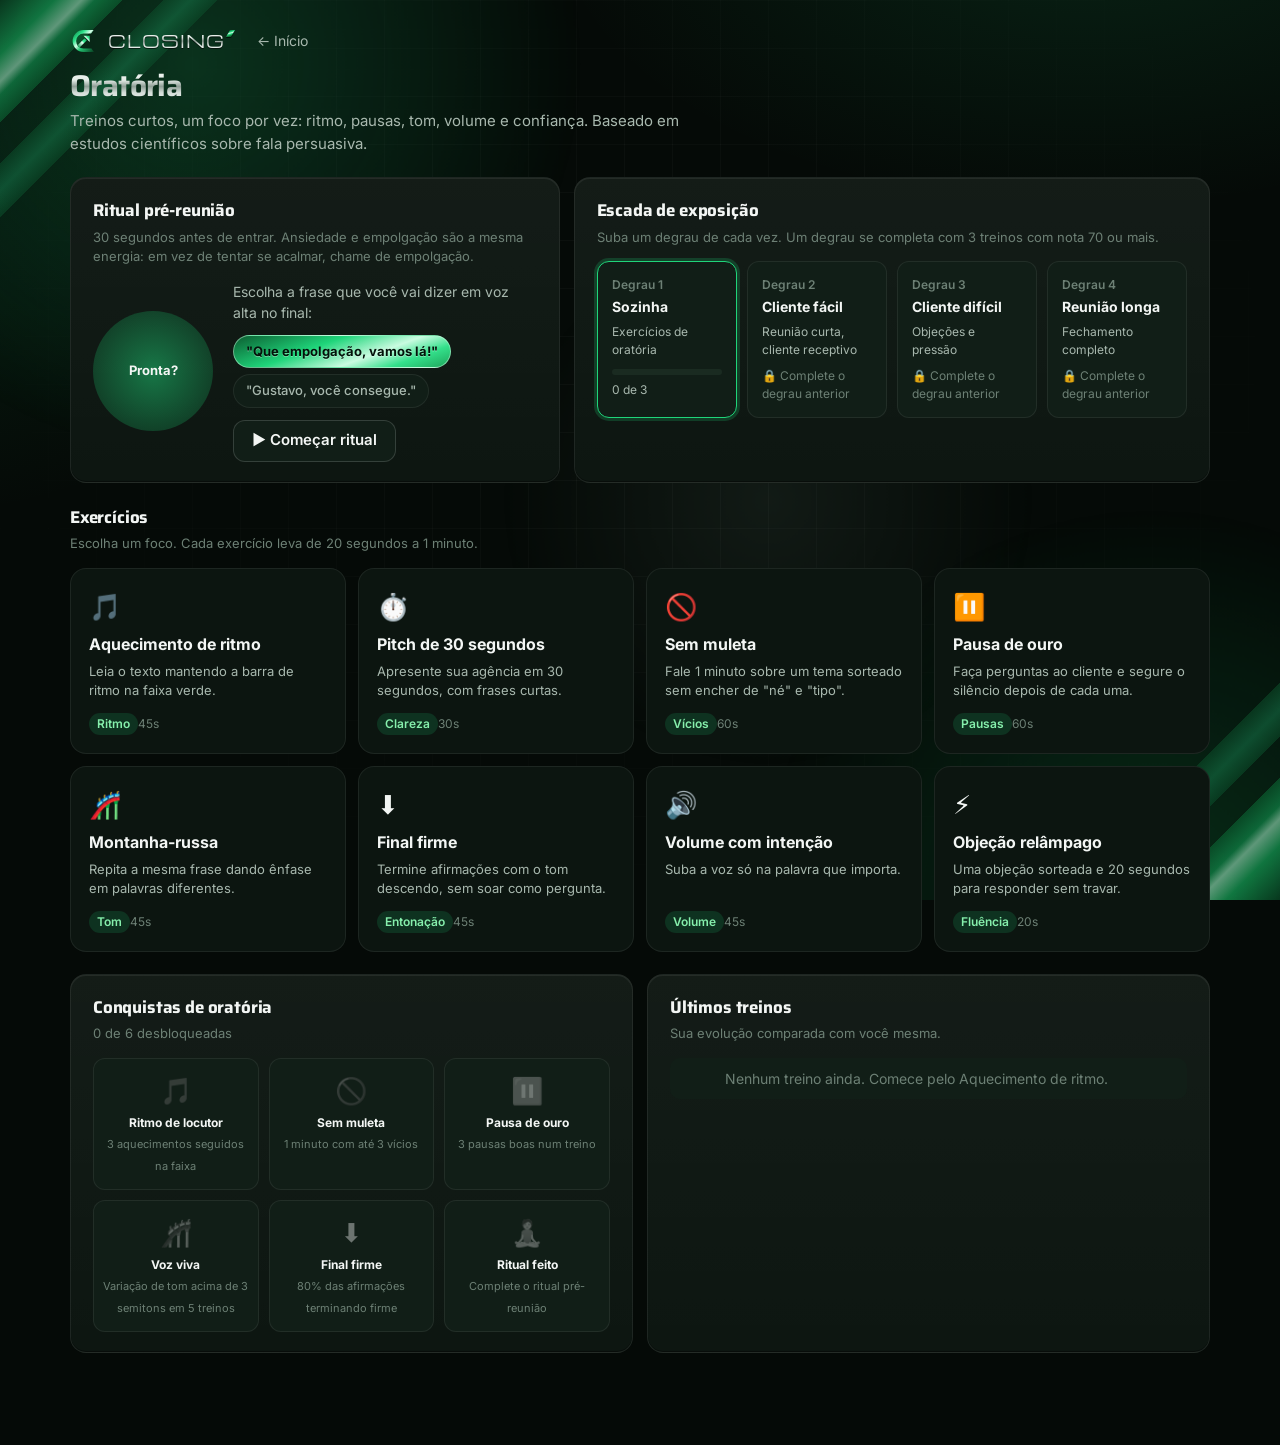
<file: prototipo/oratoria.html>
<!doctype html>
<html lang="pt-BR">
<head>
<meta charset="utf-8">
<meta name="viewport" content="width=device-width, initial-scale=1">
<title>Oratória · Closing</title>
<link rel="icon" href="marca/icone.svg" type="image/svg+xml">
<link rel="stylesheet" href="estilo.css">
<style>
  main { max-width: 1180px; margin: 0 auto; padding: 24px 20px 70px; }
  .topo { display: flex; align-items: center; justify-content: space-between; gap: 12px; flex-wrap: wrap; margin-bottom: 22px; }
  .topo a.voltar { color: var(--texto-2); font-size: 14px; padding: 6px 10px; border-radius: 8px; }
  .topo a.voltar:hover { background: var(--superficie-2); color: var(--texto); }
  h1 { margin: 6px 0 2px; font-size: 30px; letter-spacing: -.02em; }
  .lead { color: var(--texto-2); margin: 0; max-width: 640px; }
  h2 { font-size: 17px; margin: 0 0 4px; }
  .sub { color: var(--texto-3); font-size: 13px; margin: 0 0 14px; }
  section { margin-bottom: 22px; }
  .bloco { padding: 20px 22px; }
  .grade-topo { display: grid; grid-template-columns: 1fr 1.3fr; gap: 14px; }

  /* Ritual */
  .ritual { display: flex; gap: 20px; align-items: center; }
  .respiro { flex: 0 0 auto; width: 120px; height: 120px; border-radius: 50%; display: grid; place-items: center; background: radial-gradient(circle, rgba(31,213,122,.5), rgba(15,159,82,.15)); transition: transform 4s ease-in-out; font-weight: 700; text-align: center; font-size: 13px; padding: 10px; }
  .respiro.inspira { transform: scale(1.25); }
  .respiro.solta { transform: scale(.85); transition-duration: 6s; }
  .ritual p { margin: 0 0 12px; color: var(--texto-2); font-size: 14px; }
  .ritual .linha-chips { display: flex; gap: 6px; flex-wrap: wrap; margin-bottom: 12px; }
  .botao-sec { height: 42px; padding: 0 18px; border-radius: 12px; border: 1px solid var(--borda-forte); background: var(--superficie-2); font-weight: 600; }
  .botao-sec:hover { background: var(--superficie-3); }

  /* Escada */
  .escada { display: grid; grid-template-columns: repeat(4, 1fr); gap: 10px; }
  .degrau { padding: 14px; border-radius: 12px; background: var(--superficie-2); border: 1px solid var(--borda); position: relative; }
  .degrau.feito { border-color: rgba(34,197,94,.45); background: linear-gradient(180deg, rgba(34,197,94,.1), transparent), var(--superficie-2); }
  .degrau.atual { border-color: var(--marca); box-shadow: 0 0 0 3px rgba(31,213,122,.2); }
  .degrau .n { font-size: 12px; color: var(--texto-3); font-weight: 600; }
  .degrau b { display: block; margin: 2px 0 6px; font-size: 14px; }
  .degrau small { color: var(--texto-2); font-size: 12px; display: block; }
  .degrau .prog { height: 6px; border-radius: 3px; background: var(--superficie-3); margin-top: 10px; overflow: hidden; }
  .degrau .prog i { display: block; height: 100%; background: var(--bom); }
  .degrau a { display: inline-block; margin-top: 8px; font-size: 12px; color: #86efac; font-weight: 600; }

  /* Exercícios */
  .exercicios { display: grid; grid-template-columns: repeat(auto-fill, minmax(250px, 1fr)); gap: 12px; }
  .ex { text-align: left; padding: 18px; border-radius: var(--raio); border: 1px solid var(--borda); background: var(--superficie); transition: transform .2s, border-color .2s; display: flex; flex-direction: column; gap: 6px; }
  .ex:hover { transform: translateY(-3px); border-color: var(--marca); }
  .ex .icone { font-size: 26px; }
  .ex b { font-size: 16px; }
  .ex p { margin: 0; color: var(--texto-2); font-size: 13px; flex: 1; }
  .ex .rodape { display: flex; justify-content: space-between; align-items: center; margin-top: 6px; font-size: 12px; color: var(--texto-3); }
  .ex .foco { padding: 2px 8px; border-radius: 999px; background: rgba(31,213,122,.15); color: #86efac; font-weight: 600; }
  .ex .melhor { color: var(--ouro); font-weight: 600; }

  /* Conquistas e histórico */
  .grade-baixo { display: grid; grid-template-columns: 1fr 1fr; gap: 14px; }
  .conqs { display: grid; grid-template-columns: repeat(3, 1fr); gap: 10px; }
  .cq { text-align: center; padding: 12px 8px; border-radius: 12px; background: var(--superficie-2); border: 1px solid var(--borda); }
  .cq span { font-size: 26px; display: block; filter: grayscale(1); opacity: .4; }
  .cq.feita { border-color: rgba(245,179,1,.4); }
  .cq.feita span { filter: none; opacity: 1; }
  .cq b { font-size: 12px; display: block; margin-top: 4px; }
  .cq small { font-size: 11px; color: var(--texto-3); }
  .hist { display: grid; gap: 8px; }
  .hist div { display: grid; grid-template-columns: 1fr auto auto; gap: 12px; align-items: center; padding: 10px 12px; border-radius: 10px; background: var(--superficie-2); font-size: 14px; }
  .hist small { color: var(--texto-3); }
  .hist .n { font-weight: 700; font-variant-numeric: tabular-nums; }
  .vazio { color: var(--texto-3); font-size: 14px; padding: 12px; text-align: center; }

  /* Estúdio */
  .estudio { position: fixed; inset: 0; background: rgba(8,9,12,.94); backdrop-filter: blur(8px); z-index: 20; display: none; overflow: auto; padding: 24px 16px; }
  .estudio.on { display: block; }
  .estudio .caixa { max-width: 980px; margin: 0 auto; }
  .estudio .cab { display: flex; justify-content: space-between; align-items: flex-start; gap: 12px; margin-bottom: 16px; }
  .estudio .cab h2 { font-size: 24px; }
  .fechar { width: 40px; height: 40px; border-radius: 50%; border: 1px solid var(--borda-forte); background: var(--superficie-2); font-size: 18px; flex: 0 0 auto; }
  .instrucao { padding: 16px 18px; margin-bottom: 14px; }
  .instrucao ol { margin: 6px 0 0; padding-left: 20px; color: var(--texto-2); }
  .leitura { padding: 20px 22px; font-size: 20px; line-height: 1.6; margin-bottom: 14px; }
  .leitura em { color: #86efac; font-style: normal; font-weight: 700; }
  .painel { display: grid; grid-template-columns: 1.4fr 1fr; gap: 14px; }
  .tom { padding: 16px; }
  .tom canvas { width: 100%; height: 170px; display: block; border-radius: 10px; background: var(--superficie-2); }
  .tom .leg { display: flex; justify-content: space-between; color: var(--texto-3); font-size: 12px; margin-top: 8px; }
  .medidores { display: grid; grid-template-columns: 1fr 1fr; gap: 10px; }
  .med { padding: 14px; border-radius: 12px; background: var(--superficie-2); }
  .med small { color: var(--texto-3); font-size: 12px; display: block; }
  .med b { font-size: 26px; font-variant-numeric: tabular-nums; display: block; margin-top: 2px; }
  .med .faixa { height: 8px; border-radius: 4px; background: var(--superficie-3); margin-top: 8px; position: relative; overflow: hidden; }
  .med .faixa .alvo { position: absolute; top: 0; bottom: 0; background: rgba(34,197,94,.3); }
  .med .faixa i { position: absolute; top: -2px; width: 4px; height: 12px; border-radius: 2px; background: #fff; transition: left .3s; }
  .med.ok b { color: var(--bom); } .med.alto b { color: var(--atencao); }
  .volume { height: 8px; border-radius: 4px; background: var(--superficie-3); margin-top: 8px; overflow: hidden; }
  .volume i { display: block; height: 100%; width: 0; background: var(--gradiente); transition: width .08s; }
  .acoes-estudio { display: flex; align-items: center; gap: 14px; margin: 16px 0; flex-wrap: wrap; }
  .gravar { width: 72px; height: 72px; border-radius: 50%; border: 0; background: var(--critico); color: #fff; font-size: 26px; box-shadow: 0 0 0 6px rgba(239,68,68,.2); transition: transform .15s; }
  .gravar:hover { transform: scale(1.05); }
  .gravar.ativo { animation: pulsar 1.2s infinite; }
  @keyframes pulsar { 50% { box-shadow: 0 0 0 14px rgba(239,68,68,.08); } }
  .cronometro { font-size: 28px; font-weight: 700; font-variant-numeric: tabular-nums; }
  .aviso { flex: 1; min-height: 44px; padding: 10px 14px; border-radius: 12px; background: var(--superficie-2); color: var(--texto-2); display: flex; align-items: center; transition: background .2s; }
  .aviso.on { background: rgba(234,179,8,.15); color: #fde68a; }
  .aviso.bom { background: rgba(34,197,94,.15); color: #86efac; }
  .demo { background: none; border: 1px dashed var(--borda-forte); color: var(--texto-3); border-radius: 10px; padding: 8px 12px; font-size: 13px; }
  .transcricao { padding: 14px 16px; min-height: 64px; color: var(--texto-2); font-size: 15px; }
  .transcricao mark { background: rgba(234,179,8,.25); color: #fde68a; border-radius: 4px; padding: 0 3px; }
  .transcricao .interino { color: var(--texto-3); }
  .nota-tecnica { color: var(--texto-3); font-size: 12px; margin-top: 8px; }

  /* Resultado */
  .resultado { display: none; padding: 22px; margin-top: 14px; }
  .resultado.on { display: block; animation: entrar .4s forwards; }
  .resultado .top { display: flex; align-items: center; gap: 20px; flex-wrap: wrap; }
  .nota-grande { width: 110px; height: 110px; border-radius: 50%; display: grid; place-items: center; font-size: 38px; font-weight: 800; background: conic-gradient(var(--bom) calc(var(--p) * 1%), var(--superficie-3) 0); position: relative; }
  .nota-grande::after { content: ""; position: absolute; inset: 9px; border-radius: 50%; background: var(--superficie); }
  .nota-grande span { position: relative; z-index: 1; }
  .linhas-res { display: grid; gap: 8px; margin: 18px 0; }
  .linhas-res div { display: grid; grid-template-columns: 1fr auto auto; gap: 12px; padding: 10px 12px; border-radius: 10px; background: var(--superficie-2); font-size: 14px; align-items: center; }
  .linhas-res small { color: var(--texto-3); }
  .dica-res { padding: 14px 16px; border-radius: 12px; background: rgba(31,213,122,.12); border: 1px solid rgba(31,213,122,.3); }
  .dica-res b { display: block; margin-bottom: 4px; }

  @media (max-width: 900px) {
    .grade-topo, .grade-baixo, .painel { grid-template-columns: 1fr; }
    .escada { grid-template-columns: repeat(2, 1fr); }
  }
  @media (max-width: 520px) {
    .ritual { flex-direction: column; text-align: center; }
    .conqs { grid-template-columns: repeat(2, 1fr); }
    .leitura { font-size: 17px; }
  }
</style>
</head>
<body>
<main>
  <div class="topo entrar">
    <div>
      <div style="display:flex;align-items:center;gap:14px"><span data-marca="logo" data-tamanho="28"></span><a class="voltar" href="index.html">← Início</a></div>
      <h1>Oratória</h1>
      <p class="lead">Treinos curtos, um foco por vez: ritmo, pausas, tom, volume e confiança. Baseado em estudos científicos sobre fala persuasiva.</p>
    </div>
  </div>

  <section class="grade-topo">
    <div class="bloco cartao-base entrar" style="animation-delay:.05s">
      <h2>Ritual pré-reunião</h2>
      <p class="sub">30 segundos antes de entrar. Ansiedade e empolgação são a mesma energia: em vez de tentar se acalmar, chame de empolgação.</p>
      <div class="ritual">
        <div class="respiro" id="respiro">Pronta?</div>
        <div>
          <p>Escolha a frase que você vai dizer em voz alta no final:</p>
          <div class="linha-chips" id="frases">
            <button class="chip on" data-f="Que empolgação, vamos lá!">"Que empolgação, vamos lá!"</button>
            <button class="chip" id="frase-nome"></button>
          </div>
          <button class="botao-sec" id="iniciar-ritual">▶ Começar ritual</button>
        </div>
      </div>
    </div>
    <div class="bloco cartao-base entrar" style="animation-delay:.1s">
      <h2>Escada de exposição</h2>
      <p class="sub">Suba um degrau de cada vez. Um degrau se completa com 3 treinos com nota 70 ou mais.</p>
      <div class="escada" id="escada"></div>
    </div>
  </section>

  <section class="entrar" style="animation-delay:.15s">
    <h2>Exercícios</h2>
    <p class="sub">Escolha um foco. Cada exercício leva de 20 segundos a 1 minuto.</p>
    <div class="exercicios" id="exercicios"></div>
  </section>

  <section class="grade-baixo entrar" style="animation-delay:.2s">
    <div class="bloco cartao-base">
      <h2>Conquistas de oratória</h2>
      <p class="sub" id="conq-sub"></p>
      <div class="conqs" id="conqs"></div>
    </div>
    <div class="bloco cartao-base">
      <h2>Últimos treinos</h2>
      <p class="sub">Sua evolução comparada com você mesma.</p>
      <div class="hist" id="hist"></div>
    </div>
  </section>
</main>

<div class="estudio" id="estudio">
  <div class="caixa">
    <div class="cab">
      <div><span class="chip" id="est-foco"></span><h2 id="est-titulo" style="margin-top:8px"></h2></div>
      <button class="fechar" id="fechar" aria-label="Fechar">✕</button>
    </div>
    <div class="instrucao cartao-base"><b>Como fazer</b><ol id="est-passos"></ol></div>
    <div class="leitura cartao-base" id="est-leitura"></div>

    <div class="acoes-estudio">
      <button class="gravar" id="gravar" title="Começar">🎙️</button>
      <div class="cronometro" id="cron">0:00</div>
      <div class="aviso" id="aviso">Aperte o microfone e comece a falar.</div>
      <button class="demo" id="demo" title="Simula uma fala para ver como a tela reage">Simular sem microfone</button>
    </div>

    <div class="painel">
      <div class="tom cartao-base">
        <b>Seu tom de voz</b>
        <canvas id="canvas" width="800" height="200"></canvas>
        <div class="leg"><span>8 s atrás</span><span>Linha mais alta = voz mais aguda</span><span>agora</span></div>
      </div>
      <div class="medidores">
        <div class="med" id="m-ritmo"><small>Ritmo (sílabas/s)</small><b>–</b><div class="faixa"><div class="alvo" style="left:38%;width:20%"></div><i style="left:0"></i></div></div>
        <div class="med" id="m-vicios"><small>Vícios por minuto</small><b>0</b><small>meta: até 5</small></div>
        <div class="med" id="m-variacao"><small>Variação de tom</small><b>–</b><small>em semitons</small></div>
        <div class="med" id="m-pausas"><small>Pausas boas</small><b>0</b><small>de 0,5 a 3 s</small></div>
        <div class="med" id="m-final" style="grid-column: span 2"><small>Volume</small><div class="volume"><i id="vol"></i></div><small id="m-final-txt" style="margin-top:8px">Afirmações terminando firme: –</small></div>
      </div>
    </div>

    <div class="transcricao cartao-base" id="transcricao" style="margin-top:14px">A transcrição da sua fala aparece aqui.</div>
    <p class="nota-tecnica" id="nota-tecnica"></p>

    <div class="resultado cartao-base" id="resultado"></div>
  </div>
</div>

<script src="marca.js"></script>
<script>
  const $ = (id) => document.getElementById(id);
  const CHAVE = "treino-vendas:oratoria";
  const VICIOS = ["né", "tipo", "então", "assim", "éé", "é é", "ãã", "ahn", "hum", "eh", "aí"];
  const INSEGURANCA = ["acho", "talvez", "meio que", "mais ou menos", "vou tentar"];
  const OBJECOES = ["Tá caro.", "Vou pensar.", "Já contratei agência e não deu em nada.", "Preciso falar com meu sócio.", "Meu cliente vem de indicação, não preciso.", "Vi um freelancer bem mais barato."];
  const TEMAS = ["Por que todo negócio local deveria anunciar", "O erro mais comum de quem impulsiona post", "Como você escolhe um cliente ideal", "O que é um bom atendimento no WhatsApp"];

  const EXERCICIOS = [
    { id: "aquecimento", icone: "🎵", nome: "Aquecimento de ritmo", foco: "Ritmo", seg: 45, metrica: "ritmo",
      desc: "Leia o texto mantendo a barra de ritmo na faixa verde.",
      passos: ["Aperte o microfone.", "Leia o texto em voz alta, no seu ritmo natural de conversa.", "Olhe a barra de ritmo: tente ficar na faixa verde."],
      leitura: () => "Olha, o que a gente faz é simples. Primeiro eu entendo quem é o seu cliente ideal e quanto ele vale pra você. Depois eu monto anúncios que falam direto com essa pessoa e levam ela pro seu WhatsApp. E toda semana eu te mostro quanto entrou de contato, quanto custou cada um e o que eu vou melhorar." },
    { id: "pitch", icone: "⏱️", nome: "Pitch de 30 segundos", foco: "Clareza", seg: 30, metrica: "geral",
      desc: "Apresente sua agência em 30 segundos, com frases curtas.",
      passos: ["Diga quem você ajuda.", "Diga qual problema resolve.", "Termine com um resultado concreto."],
      leitura: () => "Sem texto: fale com suas palavras. Quem você ajuda? Qual problema resolve? Que resultado entrega?" },
    { id: "muleta", icone: "🚫", nome: "Sem muleta", foco: "Vícios", seg: 60, metrica: "vicios",
      desc: "Fale 1 minuto sobre um tema sorteado sem encher de \"né\" e \"tipo\".",
      passos: ["Leia o tema sorteado.", "Fale por 1 minuto.", "Quando sentir vontade de dizer \"éé\", faça uma pausa em silêncio."],
      leitura: () => `Tema: <em>${TEMAS[Math.floor(Math.random() * TEMAS.length)]}</em>` },
    { id: "pausa", icone: "⏸️", nome: "Pausa de ouro", foco: "Pausas", seg: 60, metrica: "pausas",
      desc: "Faça perguntas ao cliente e segure o silêncio depois de cada uma.",
      passos: ["Faça uma pergunta em voz alta.", "Fique em silêncio por 2 segundos.", "Repita com as três perguntas abaixo."],
      leitura: () => "1. <em>Hoje, quanto um cliente novo vale pra você?</em><br>2. <em>O que aconteceu da última vez que você anunciou?</em><br>3. <em>Se isso desse certo, o que mudaria no seu mês?</em>" },
    { id: "montanha", icone: "🎢", nome: "Montanha-russa", foco: "Tom", seg: 45, metrica: "variacao",
      desc: "Repita a mesma frase dando ênfase em palavras diferentes.",
      passos: ["Diga a frase dando ênfase na palavra destacada.", "Repita mudando a ênfase para a próxima linha.", "Veja no gráfico seu tom subindo e descendo."],
      leitura: () => "<em>Eu</em> vou trazer mais clientes pra você.<br>Eu vou trazer <em>mais</em> clientes pra você.<br>Eu vou trazer mais <em>clientes</em> pra você.<br>Eu vou trazer mais clientes pra <em>você</em>." },
    { id: "final", icone: "⬇️", nome: "Final firme", foco: "Entonação", seg: 45, metrica: "final",
      desc: "Termine afirmações com o tom descendo, sem soar como pergunta.",
      passos: ["Diga cada afirmação.", "No fim, deixe o tom cair, como quem coloca um ponto final.", "Faça uma pausa curta entre as frases."],
      leitura: () => "O plano tem três etapas.<br>Em trinta dias você vê os primeiros contatos.<br>Eu te mando um relatório toda semana.<br>O investimento é de dois mil reais por mês.<br>A gente começa na segunda-feira." },
    { id: "volume", icone: "🔊", nome: "Volume com intenção", foco: "Volume", seg: 45, metrica: "volume",
      desc: "Suba a voz só na palavra que importa.",
      passos: ["Leia as frases.", "Fale mais forte só nas palavras destacadas.", "Volte ao volume normal logo depois."],
      leitura: () => "Isso vai aumentar o seu <em>lucro</em>, não só o número de seguidores.<br>O problema não é o anúncio. É o <em>atendimento</em> depois do clique.<br>Você não precisa de mais curtidas. Precisa de <em>clientes</em>." },
    { id: "objecao", icone: "⚡", nome: "Objeção relâmpago", foco: "Fluência", seg: 20, metrica: "geral",
      desc: "Uma objeção sorteada e 20 segundos para responder sem travar.",
      passos: ["Leia a objeção.", "Responda em até 20 segundos.", "Termine com uma pergunta para o cliente."],
      leitura: () => `O cliente diz: <em>"${OBJECOES[Math.floor(Math.random() * OBJECOES.length)]}"</em>` },
  ];

  // ---------- Histórico ----------
  function carregar() { try { return JSON.parse(localStorage.getItem(CHAVE)) || []; } catch { return []; } }
  function salvar(r) { const l = carregar(); l.push(r); try { localStorage.setItem(CHAVE, JSON.stringify(l)); } catch {} }

  function conquistas(l) {
    const de = (id) => l.filter((r) => r.ex === id);
    const aq = de("aquecimento");
    let seguidos = 0, melhorSeq = 0;
    aq.forEach((r) => { seguidos = r.ritmo >= 3.8 && r.ritmo <= 4.8 ? seguidos + 1 : 0; melhorSeq = Math.max(melhorSeq, seguidos); });
    return [
      { nome: "Ritmo de locutor", desc: "3 aquecimentos seguidos na faixa", icone: "🎵", feita: melhorSeq >= 3 },
      { nome: "Sem muleta", desc: "1 minuto com até 3 vícios", icone: "🚫", feita: de("muleta").some((r) => r.viciosMin <= 3) },
      { nome: "Pausa de ouro", desc: "3 pausas boas num treino", icone: "⏸️", feita: de("pausa").some((r) => r.pausas >= 3) },
      { nome: "Voz viva", desc: "Variação de tom acima de 3 semitons em 5 treinos", icone: "🎢", feita: l.filter((r) => r.variacao >= 3).length >= 5 },
      { nome: "Final firme", desc: "80% das afirmações terminando firme", icone: "⬇️", feita: de("final").some((r) => r.finalFirme >= 0.8) },
      { nome: "Ritual feito", desc: "Complete o ritual pré-reunião", icone: "🧘", feita: l.some((r) => r.ex === "ritual") },
    ];
  }

  function desenharPagina() {
    const l = carregar();
    const bons = l.filter((r) => r.ex !== "ritual" && r.nota >= 70).length;
    const degraus = [
      { nome: "Sozinha", desc: "Exercícios de oratória", atual: Math.min(bons, 3) },
      { nome: "Cliente fácil", desc: "Reunião curta, cliente receptivo", link: "sala.html?p=camila&modo=diagnostico&dif=facil" },
      { nome: "Cliente difícil", desc: "Objeções e pressão", link: "sala.html?p=marcos&modo=diagnostico&dif=dificil" },
      { nome: "Reunião longa", desc: "Fechamento completo", link: "sala.html?p=paulo&modo=fechamento&dif=dificil" },
    ];
    const primeiroIncompleto = bons >= 3 ? 1 : 0;
    $("escada").innerHTML = degraus.map((d, i) => {
      const feito = i === 0 ? bons >= 3 : false;
      const cls = feito ? "feito" : i === primeiroIncompleto ? "atual" : "";
      const prog = i === 0 ? `<div class="prog"><i style="width:${(d.atual / 3) * 100}%"></i></div><small style="margin-top:6px">${d.atual} de 3</small>` : "";
      const link = d.link && i <= primeiroIncompleto + 0 ? `<a href="${d.link}">Treinar →</a>` : d.link ? `<small style="margin-top:8px;color:var(--texto-3)">🔒 Complete o degrau anterior</small>` : "";
      return `<div class="degrau ${cls}"><div class="n">Degrau ${i + 1}</div><b>${feito ? "✓ " : ""}${d.nome}</b><small>${d.desc}</small>${prog}${link}</div>`;
    }).join("");

    $("exercicios").innerHTML = EXERCICIOS.map((e) => {
      const melhor = Math.max(0, ...l.filter((r) => r.ex === e.id).map((r) => r.nota));
      return `<button class="ex" data-id="${e.id}"><span class="icone">${e.icone}</span><b>${e.nome}</b><p>${e.desc}</p>
        <div class="rodape"><span class="foco">${e.foco}</span><span>${e.seg}s ${melhor ? `· <span class="melhor">melhor ${melhor}</span>` : ""}</span></div></button>`;
    }).join("");
    document.querySelectorAll(".ex").forEach((b) => b.onclick = () => abrir(EXERCICIOS.find((e) => e.id === b.dataset.id)));

    const cq = conquistas(l);
    $("conq-sub").textContent = `${cq.filter((c) => c.feita).length} de ${cq.length} desbloqueadas`;
    $("conqs").innerHTML = cq.map((c) => `<div class="cq ${c.feita ? "feita" : ""}" title="${c.desc}"><span>${c.icone}</span><b>${c.nome}</b><small>${c.desc}</small></div>`).join("");

    const ult = l.slice(-6).reverse();
    $("hist").innerHTML = ult.length ? ult.map((r) => {
      const e = EXERCICIOS.find((x) => x.id === r.ex) || { nome: "Ritual pré-reunião", icone: "🧘" };
      const d = new Date(r.data).toLocaleDateString("pt-BR", { day: "2-digit", month: "short" });
      return `<div><span>${e.icone} ${e.nome}<br><small>${d}</small></span><span class="n">${r.nota ?? "✓"}</span><small style="color:var(--ouro)">+${r.xp} XP</small></div>`;
    }).join("") : '<div class="vazio">Nenhum treino ainda. Comece pelo Aquecimento de ritmo.</div>';
  }

  // ---------- Ritual ----------
  let frase = "Que empolgação, vamos lá!";
  const fraseNome = $("frase-nome");
  fraseNome.dataset.f = `${PERFIL.nome}, você consegue.`;
  fraseNome.textContent = `"${fraseNome.dataset.f}"`;
  document.querySelectorAll("#frases .chip").forEach((c) => c.onclick = () => {
    document.querySelectorAll("#frases .chip").forEach((x) => x.classList.toggle("on", x === c));
    frase = c.dataset.f;
  });
  $("iniciar-ritual").onclick = () => {
    const r = $("respiro"), b = $("iniciar-ritual");
    b.disabled = true;
    let ciclo = 0;
    const passo = () => {
      if (ciclo === 3) {
        r.className = "respiro"; r.textContent = `Diga em voz alta: "${frase}"`;
        setTimeout(() => {
          r.textContent = "Pronta! 🚀"; b.disabled = false; b.textContent = "▶ Repetir ritual";
          salvar({ ex: "ritual", data: new Date().toISOString(), xp: 20 }); desenharPagina();
        }, 4000);
        return;
      }
      r.className = "respiro inspira"; r.textContent = "Inspire…";
      setTimeout(() => { r.className = "respiro solta"; r.textContent = "Solte o ar devagar…"; }, 4000);
      setTimeout(() => { ciclo++; passo(); }, 10000);
    };
    passo();
  };

  // ---------- Estúdio: análise da fala ----------
  let ex = null, estado = null;

  function abrir(e) {
    ex = e;
    $("est-titulo").textContent = `${e.icone} ${e.nome}`;
    $("est-foco").textContent = `Foco: ${e.foco} · ${e.seg} segundos`;
    $("est-passos").innerHTML = e.passos.map((p) => `<li>${p}</li>`).join("");
    $("est-leitura").innerHTML = e.leitura();
    $("resultado").classList.remove("on");
    $("transcricao").textContent = "A transcrição da sua fala aparece aqui.";
    $("aviso").className = "aviso"; $("aviso").textContent = "Aperte o microfone e comece a falar.";
    $("cron").textContent = `0:${String(e.seg).padStart(2, "0")}`;
    zerarMedidores();
    $("estudio").classList.add("on");
    const temReconhecimento = "webkitSpeechRecognition" in window || "SpeechRecognition" in window;
    $("nota-tecnica").textContent = temReconhecimento
      ? "Tom, volume e pausas são medidos no seu computador. A transcrição usa o reconhecimento de voz do navegador, que pode limpar alguns \"éé\"."
      : "Este navegador não transcreve fala: ritmo e vícios ficam indisponíveis. Use o Chrome para a experiência completa.";
  }
  $("fechar").onclick = () => { parar(false); $("estudio").classList.remove("on"); desenharPagina(); };

  function zerarMedidores() {
    ["m-ritmo", "m-variacao"].forEach((id) => { $(id).querySelector("b").textContent = "–"; $(id).className = "med"; });
    $("m-vicios").querySelector("b").textContent = "0"; $("m-pausas").querySelector("b").textContent = "0";
    $("m-final-txt").textContent = "Afirmações terminando firme: –";
    $("vol").style.width = "0";
    const ctx = $("canvas").getContext("2d"); ctx.clearRect(0, 0, 800, 200);
  }

  function novoEstado(demo) {
    return {
      demo, inicio: performance.now(), tons: [], dbs: [], traco: [], tempoFala: 0, emSilencio: true, silencioDesde: performance.now(),
      pausas: 0, pausasLongas: 0, segmento: [], finais: 0, finaisFirmes: 0, textoFinal: "", textoInterino: "", ultimoAviso: 0, piso: 0.012,
    };
  }

  function detectarTom(buf, sr) {
    let rms = 0;
    for (let i = 0; i < buf.length; i++) rms += buf[i] * buf[i];
    rms = Math.sqrt(rms / buf.length);
    const minLag = Math.floor(sr / 400), maxLag = Math.floor(sr / 70);
    let melhor = 0, melhorLag = -1;
    for (let lag = minLag; lag <= maxLag; lag++) {
      let s = 0, a = 0, b = 0;
      for (let i = 0; i < buf.length - lag; i += 2) { s += buf[i] * buf[i + lag]; a += buf[i] * buf[i]; b += buf[i + lag] * buf[i + lag]; }
      const c = s / Math.sqrt(a * b || 1);
      if (c > melhor) { melhor = c; melhorLag = lag; }
    }
    return { rms, tom: melhor > 0.6 ? sr / melhorLag : -1 };
  }

  const mediana = (a) => { const s = [...a].sort((x, y) => x - y); return s.length ? s[Math.floor(s.length / 2)] : 0; };
  const desvio = (a) => { if (a.length < 2) return 0; const m = a.reduce((x, y) => x + y, 0) / a.length; return Math.sqrt(a.reduce((x, y) => x + (y - m) ** 2, 0) / a.length); };
  const silabas = (t) => (t.toLowerCase().match(/[aeiouáéíóúâêôãõàü]+/g) || []).length;
  const contar = (t, lista) => { const s = " " + t.toLowerCase().replace(/[.,!?;:]/g, " ") + " "; return lista.reduce((n, w) => n + (s.split(` ${w} `).length - 1), 0); };

  function quadro(rms, tom) {
    const e = estado, agora = performance.now(), dt = 0.05;
    const falando = rms > e.piso;
    $("vol").style.width = Math.min(100, rms * 900) + "%";
    if (falando) {
      if (e.emSilencio) {
        const gap = (agora - e.silencioDesde) / 1000;
        if (e.tempoFala > 0) {
          if (gap < 0.5) e.tempoFala += gap;
          else if (gap <= 3) e.pausas++;
          else e.pausasLongas++;
        }
        e.emSilencio = false;
      }
      e.tempoFala += dt;
      e.dbs.push(20 * Math.log10(rms));
      if (tom > 0) { e.tons.push(tom); e.segmento.push(tom); }
    } else if (!e.emSilencio) {
      e.emSilencio = true; e.silencioDesde = agora;
    }
    if (e.emSilencio && e.segmento.length && agora - e.silencioDesde > 400) {
      if (e.segmento.length >= 10) {
        const fim = mediana(e.segmento.slice(-5)), antes = mediana(e.segmento.slice(-15, -5));
        e.finais++;
        if (12 * Math.log2(fim / antes) < -1) e.finaisFirmes++;
      }
      e.segmento = [];
    }
    e.traco.push(tom > 0 ? tom : null);
    if (e.traco.length > 160) e.traco.shift();
  }

  function desenharTraco() {
    const c = $("canvas"), ctx = c.getContext("2d"), t = estado.traco;
    ctx.clearRect(0, 0, 800, 200);
    ctx.strokeStyle = "rgba(255,255,255,.06)"; ctx.lineWidth = 1;
    [50, 100, 150].forEach((y) => { ctx.beginPath(); ctx.moveTo(0, y); ctx.lineTo(800, y); ctx.stroke(); });
    const base = mediana(estado.tons) || 180;
    ctx.strokeStyle = "#22e07f"; ctx.lineWidth = 3; ctx.lineCap = "round"; ctx.lineJoin = "round";
    ctx.beginPath();
    let aberto = false;
    t.forEach((f, i) => {
      if (f == null) { aberto = false; return; }
      const st = 12 * Math.log2(f / base), x = (i / 159) * 800, y = 100 - st * 9;
      if (!aberto) { ctx.moveTo(x, y); aberto = true; } else ctx.lineTo(x, y);
    });
    ctx.stroke();
  }

  function atualizarMedidores() {
    const e = estado, min = Math.max(e.tempoFala / 60, 0.05);
    const texto = e.textoFinal + " " + e.textoInterino;
    const ritmo = e.tempoFala > 3 ? silabas(texto) / e.tempoFala : 0;
    const vicios = contar(texto, VICIOS) / min;
    const variacao = e.tons.length > 20 ? desvio(e.tons.map((f) => 12 * Math.log2(f / mediana(e.tons)))) : 0;
    const mr = $("m-ritmo");
    if (ritmo) {
      mr.querySelector("b").textContent = ritmo.toFixed(1);
      mr.querySelector("i").style.left = Math.min(98, (ritmo / 8) * 100) + "%";
      mr.className = "med " + (ritmo >= 3.8 && ritmo <= 4.8 ? "ok" : "alto");
    }
    $("m-vicios").querySelector("b").textContent = vicios.toFixed(1);
    $("m-vicios").className = "med " + (vicios <= 5 ? "ok" : "alto");
    if (variacao) { $("m-variacao").querySelector("b").textContent = variacao.toFixed(1); $("m-variacao").className = "med " + (variacao >= 2.5 ? "ok" : "alto"); }
    $("m-pausas").querySelector("b").textContent = e.pausas;
    $("m-final-txt").textContent = `Afirmações terminando firme: ${e.finais ? Math.round((e.finaisFirmes / e.finais) * 100) + "%" : "–"} (${e.finaisFirmes} de ${e.finais})`;
    let t = $("transcricao"), marcado = e.textoFinal.replace(new RegExp(`\\b(${VICIOS.concat(INSEGURANCA).join("|")})\\b`, "gi"), "<mark>$1</mark>");
    if (e.textoFinal || e.textoInterino) t.innerHTML = `${marcado} <span class="interino">${e.textoInterino}</span>`;

    // Um aviso por vez, com intervalo.
    const agora = performance.now(), seg = (agora - e.inicio) / 1000;
    if (agora - e.ultimoAviso < 6000) return;
    let msg = "";
    if (ritmo > 5.5) msg = "Respira: o ritmo está acima da faixa.";
    else if (ritmo && ritmo < 3 && seg > 10) msg = "Pode acelerar um pouco.";
    else if (vicios > 5 && seg > 15) msg = "Atenção às muletas: troque o \"éé\" por silêncio.";
    else if (variacao && variacao < 1.5 && seg > 15) msg = "Varie o tom: suba e desça a voz.";
    if (msg) { $("aviso").className = "aviso on"; $("aviso").textContent = msg; e.ultimoAviso = agora; setTimeout(() => { if ($("aviso").textContent === msg) { $("aviso").className = "aviso"; $("aviso").textContent = "Continue…"; } }, 3500); }
  }

  let audio = null, reconhecedor = null, laco = null;

  async function comecar(demo) {
    estado = novoEstado(demo);
    zerarMedidores();
    $("resultado").classList.remove("on");
    $("transcricao").textContent = "Ouvindo…";
    $("gravar").classList.add("ativo"); $("gravar").textContent = "■";
    $("aviso").className = "aviso"; $("aviso").textContent = "Falando… um aviso aparece aqui só quando precisar.";

    if (!demo) {
      try {
        const stream = await navigator.mediaDevices.getUserMedia({ audio: true });
        const ctx = new (window.AudioContext || window.webkitAudioContext)();
        const fonte = ctx.createMediaStreamSource(stream), analisador = ctx.createAnalyser();
        analisador.fftSize = 2048; fonte.connect(analisador);
        audio = { stream, ctx, analisador, buf: new Float32Array(2048) };
      } catch {
        $("aviso").className = "aviso on"; $("aviso").textContent = "Não consegui acessar o microfone. Libere a permissão no navegador.";
        parar(false); return;
      }
      const SR = window.SpeechRecognition || window.webkitSpeechRecognition;
      if (SR) {
        reconhecedor = new SR(); reconhecedor.lang = "pt-BR"; reconhecedor.continuous = true; reconhecedor.interimResults = true;
        reconhecedor.onresult = (ev) => {
          let interino = "";
          for (let i = ev.resultIndex; i < ev.results.length; i++) {
            if (ev.results[i].isFinal) estado.textoFinal += " " + ev.results[i][0].transcript.trim();
            else interino += ev.results[i][0].transcript;
          }
          estado.textoInterino = interino;
        };
        reconhecedor.onend = () => { if (estado && laco) try { reconhecedor.start(); } catch {} };
        try { reconhecedor.start(); } catch {}
      }
    }

    const falaDemo = "Olha, o que a gente faz é simples né. Primeiro eu entendo quem é o seu cliente ideal. Depois eu monto anúncios que falam direto com essa pessoa. E toda semana eu te mostro o resultado.".split(" ");
    let palavra = 0, tomDemo = 190, t = 0;
    laco = setInterval(() => {
      t++;
      if (demo) {
        const fase = t % 50, falando = fase < 32;
        if (fase === 0) tomDemo = 200 + Math.random() * 30;
        tomDemo += (Math.random() - 0.5) * 22 - (fase > 22 ? 7 : 0);
        tomDemo = Math.max(140, Math.min(260, tomDemo));
        quadro(falando ? 0.05 + Math.random() * 0.06 : 0.002, falando ? tomDemo : -1);
        if (t % 6 === 0 && palavra < falaDemo.length) estado.textoFinal += " " + falaDemo[palavra++];
      } else {
        audio.analisador.getFloatTimeDomainData(audio.buf);
        const { rms, tom } = detectarTom(audio.buf, audio.ctx.sampleRate);
        if (t < 10) estado.piso = Math.max(0.012, rms * 3);
        quadro(rms, tom);
      }
      desenharTraco();
      if (t % 4 === 0) atualizarMedidores();
      const resta = Math.max(0, ex.seg - Math.floor((performance.now() - estado.inicio) / 1000));
      $("cron").textContent = `0:${String(resta).padStart(2, "0")}`;
      if (resta === 0) parar(true);
    }, 50);
  }

  function parar(concluir) {
    clearInterval(laco); laco = null;
    if (reconhecedor) { reconhecedor.onend = null; try { reconhecedor.stop(); } catch {} reconhecedor = null; }
    if (audio) { audio.stream.getTracks().forEach((t) => t.stop()); audio.ctx.close(); audio = null; }
    $("gravar").classList.remove("ativo"); $("gravar").textContent = "🎙️";
    if (concluir && estado) mostrarResultado();
  }

  $("gravar").onclick = () => laco ? parar(true) : comecar(false);
  $("demo").onclick = () => { if (!laco) comecar(true); };

  function faixa(v, min, max, larg) {
    if (v >= min && v <= max) return 100;
    const d = v < min ? min - v : v - max;
    return Math.max(0, 100 - (d / larg) * 100);
  }

  function mostrarResultado() {
    const e = estado;
    atualizarMedidores();
    const min = Math.max(e.tempoFala / 60, 0.05), texto = e.textoFinal;
    const r = {
      ex: ex.id, data: new Date().toISOString(),
      ritmo: e.tempoFala > 3 ? +(silabas(texto) / e.tempoFala).toFixed(2) : 0,
      viciosMin: +(contar(texto, VICIOS) / min).toFixed(1),
      inseguranca: contar(texto, INSEGURANCA),
      variacao: e.tons.length > 20 ? +desvio(e.tons.map((f) => 12 * Math.log2(f / mediana(e.tons)))).toFixed(1) : 0,
      volume: +desvio(e.dbs).toFixed(1),
      pausas: e.pausas, pausasLongas: e.pausasLongas,
      finalFirme: e.finais ? +(e.finaisFirmes / e.finais).toFixed(2) : 0,
    };
    const notas = {
      ritmo: r.ritmo ? faixa(r.ritmo, 3.8, 4.8, 2) : 50,
      vicios: faixa(r.viciosMin, 0, 5, 7),
      variacao: faixa(r.variacao, 2.5, 8, 2.5),
      pausas: Math.min(100, r.pausas * 34),
      final: r.finalFirme * 100,
      volume: faixa(r.volume, 4, 14, 4),
    };
    notas.geral = (notas.ritmo + notas.vicios + notas.variacao) / 3;
    const principal = notas[ex.metrica];
    r.nota = Math.round(principal * 0.6 + ((notas.ritmo + notas.vicios + notas.variacao) / 3) * 0.4 - r.pausasLongas * 3);
    r.nota = Math.max(0, Math.min(100, r.nota));
    r.xp = 30 + Math.round(r.nota / 2);

    const antes = conquistas(carregar()).filter((c) => c.feita).map((c) => c.nome);
    salvar(r);
    const novas = conquistas(carregar()).filter((c) => c.feita && !antes.includes(c.nome));

    const linha = (rot, valor, meta, ok) => `<div><span>${rot}<br><small>${meta}</small></span><b>${valor}</b><span>${ok ? "✅" : "⚠️"}</span></div>`;
    const recomendacoes = {
      ritmo: r.ritmo > 4.8 ? ["Desacelere nos números e nos nomes.", "Fala rápida demais faz o cliente parar de analisar. Respire entre as ideias e deixe os números com espaço."]
        : ["Ganhe um pouco de energia.", "Fala muito lenta tende a parecer menos segura. Tente encurtar as frases e emendar as ideias sem pausas longas."],
      vicios: ["Troque o \"éé\" por silêncio.", "Até 5 vícios por minuto não prejudicam a imagem; acima disso, o cliente percebe. Quando sentir que vai travar, feche a boca e pause."],
      variacao: ["Suba e desça a voz.", "Variação de tom é uma das marcas da fala carismática. Repita o exercício Montanha-russa exagerando a ênfase."],
      pausas: ["Segure o silêncio depois da pergunta.", "A pausa dá tempo para o cliente pensar e mostra que você quer ouvir a resposta. Conte \"um, dois\" mentalmente."],
      final: ["Coloque ponto final com a voz.", "Afirmações que terminam com o tom subindo soam como pergunta e passam dúvida. Deixe a última sílaba cair."],
      volume: ["Use o volume como marca-texto.", "Variar o volume nos pontos-chave soa como confiança e aumenta a persuasão. Suba só na palavra que importa."],
    };
    const fraca = Object.entries({ ritmo: notas.ritmo, vicios: notas.vicios, variacao: notas.variacao, pausas: ex.metrica === "pausas" ? notas.pausas : 100, final: ex.metrica === "final" ? notas.final : 100, volume: ex.metrica === "volume" ? notas.volume : 100 })
      .sort((a, b) => a[1] - b[1])[0][0];
    const [titulo, porque] = recomendacoes[fraca];

    $("resultado").innerHTML = `
      <div class="top">
        <div class="nota-grande" style="--p:${r.nota}"><span>${r.nota}</span></div>
        <div><span class="chip">+${r.xp} XP</span><h2 style="margin:8px 0 4px;font-size:22px">${r.nota >= 80 ? "Excelente!" : r.nota >= 60 ? "Bom treino!" : "Bora de novo?"}</h2>
        <div style="color:var(--texto-2)">${ex.nome}${novas.length ? ` · <span style="color:var(--ouro)">🏆 ${novas.map((c) => c.nome).join(", ")}</span>` : ""}</div></div>
      </div>
      <div class="linhas-res">
        ${linha("Ritmo", r.ritmo ? r.ritmo.toFixed(1) + " sílabas/s" : "sem transcrição", "faixa: 3,8 a 4,8", notas.ritmo >= 80)}
        ${linha("Vícios de linguagem", r.viciosMin + " por minuto", "meta: até 5", r.viciosMin <= 5)}
        ${linha("Variação de tom", r.variacao + " semitons", "acima de 2,5", r.variacao >= 2.5)}
        ${linha("Pausas boas", r.pausas + (r.pausasLongas ? ` (${r.pausasLongas} longas demais)` : ""), "de 0,5 a 3 segundos", r.pausas >= 2 && !r.pausasLongas)}
        ${ex.metrica === "final" ? linha("Final firme", Math.round(r.finalFirme * 100) + "%", "meta: 80%", r.finalFirme >= 0.8) : ""}
        ${ex.metrica === "volume" ? linha("Variação de volume", r.volume + " dB", "de 4 a 14", notas.volume >= 80) : ""}
        ${r.inseguranca ? linha("Palavras de insegurança", r.inseguranca, "\"acho\", \"talvez\"", false) : ""}
      </div>
      <div class="dica-res"><b>💡 ${titulo}</b>${porque}</div>
      <div style="display:flex;gap:10px;margin-top:16px;flex-wrap:wrap">
        <button class="botao-principal" id="repetir">Repetir exercício</button>
        <button class="botao-sec" id="voltar-lista">Escolher outro</button>
      </div>`;
    $("resultado").classList.add("on");
    $("resultado").scrollIntoView({ behavior: "smooth", block: "start" });
    $("repetir").onclick = () => abrir(ex);
    $("voltar-lista").onclick = () => { $("estudio").classList.remove("on"); desenharPagina(); };
  }

  desenharPagina();
</script>
</body>
</html>
</file>
<file: prototipo/estilo.css>
@import url("https://fonts.googleapis.com/css2?family=Inter:wght@400;500;600;700;800&family=Michroma&family=Saira:wght@500;600;700;800&display=swap");

/* Identidade Closing: preto esverdeado, verde vivo e branco. */
:root {
  color-scheme: dark;
  --fundo: #050a07;
  --superficie: #0c1510;
  --superficie-2: #111e17;
  --superficie-3: #1a2b21;
  --borda: rgba(255, 255, 255, .07);
  --borda-forte: rgba(255, 255, 255, .15);
  --texto: #f3f6f4;
  --texto-2: #a8b8ae;
  --texto-3: #6d8075;
  --marca: #1fd57a;
  --marca-2: #0f9f52;
  --marca-escura: #0b4d2a;
  --gradiente: linear-gradient(135deg, #22e07f 0%, #0f9f52 100%);
  /* Acabamento metálico: verde cromado e prata escovada. */
  --metal: linear-gradient(160deg, #0b5c30 0%, #1fd57a 26%, #c9fbe0 44%, #34e08b 56%, #11843f 78%, #0a4a27 100%);
  --prata: linear-gradient(180deg, #ffffff 0%, #e3ebe6 38%, #8f9e96 52%, #d4ddd8 66%, #ffffff 100%);
  --borda-metal: linear-gradient(135deg, rgba(255,255,255,.22), rgba(255,255,255,.04) 40%, rgba(31,213,122,.18) 100%);
  --ouro: #f5b301;
  --serie-1: #22e07f;
  --bom: #4ade80;
  --atencao: #eab308;
  --critico: #ef4444;
  --raio: 16px;
  --sombra: 0 10px 30px rgba(0, 0, 0, .45);
  --titulo: Saira, Inter, system-ui, sans-serif;
}

* { box-sizing: border-box; }
html, body { margin: 0; }
body {
  background:
    radial-gradient(900px 500px at 85% -10%, rgba(31, 213, 122, .12), transparent 60%),
    radial-gradient(700px 420px at -10% 30%, rgba(15, 159, 82, .10), transparent 60%),
    var(--fundo);
  background-attachment: fixed;
  color: var(--texto);
  font: 15px/1.5 Inter, system-ui, -apple-system, "Segoe UI", sans-serif;
  -webkit-font-smoothing: antialiased;
}
/* Faixas verdes na diagonal, como no logo. */
body::before, body::after {
  content: ""; position: fixed; width: 340px; height: 340px; pointer-events: none; z-index: -1; opacity: .55;
}
body::before { top: 0; left: 0; background: linear-gradient(135deg, #0a4a27 0, #19b964 8%, #a8f7cd 12%, #14a057 14%, #0c6a36 18%, transparent 18% 24%, #0b4d2a 24%, #16774a 28%, #0b4d2a 32%, transparent 32%); }
body::after { bottom: 0; right: 0; background: linear-gradient(315deg, #0a4a27 0, #19b964 8%, #a8f7cd 12%, #14a057 14%, #0c6a36 18%, transparent 18% 24%, #0b4d2a 24%, #16774a 28%, #0b4d2a 32%, transparent 32%); }

/* Fundo animado: luzes verdes que flutuam devagar, grade de fundo e um reflexo metálico passando. */
.fundo-animado { position: fixed; inset: 0; z-index: -2; overflow: hidden; pointer-events: none; }
.fundo-animado i { position: absolute; width: 70vmax; height: 70vmax; border-radius: 50%; will-change: transform; }
.fundo-animado i:nth-child(1) { top: -30vmax; left: -20vmax; background: radial-gradient(circle, rgba(31,213,122,.20), transparent 62%); animation: deriva-1 26s ease-in-out infinite alternate; }
.fundo-animado i:nth-child(2) { bottom: -35vmax; right: -25vmax; background: radial-gradient(circle, rgba(15,159,82,.24), transparent 62%); animation: deriva-2 32s ease-in-out infinite alternate; }
.fundo-animado i:nth-child(3) { top: 20%; left: 35%; width: 50vmax; height: 50vmax; background: radial-gradient(circle, rgba(201,251,224,.07), transparent 60%); animation: deriva-3 38s ease-in-out infinite alternate; }
.fundo-animado b {
  position: absolute; inset: -48px;
  background-image: linear-gradient(rgba(255,255,255,.028) 1px, transparent 1px), linear-gradient(90deg, rgba(255,255,255,.028) 1px, transparent 1px);
  background-size: 48px 48px;
  -webkit-mask-image: radial-gradient(ellipse at 50% 40%, #000 20%, transparent 75%); mask-image: radial-gradient(ellipse at 50% 40%, #000 20%, transparent 75%);
  animation: grade 20s linear infinite;
}
.fundo-animado::after {
  content: ""; position: absolute; inset: 0;
  background: linear-gradient(115deg, transparent 42%, rgba(201,251,224,.045) 50%, transparent 58%);
  background-size: 300% 100%; animation: reflexo 14s ease-in-out infinite;
}
@keyframes deriva-1 { to { transform: translate(28vmax, 18vmax) scale(1.15); } }
@keyframes deriva-2 { to { transform: translate(-30vmax, -14vmax) scale(1.2); } }
@keyframes deriva-3 { 0% { transform: translate(0, 0) scale(1); } 50% { transform: translate(-18vmax, 10vmax) scale(1.25); } 100% { transform: translate(12vmax, -12vmax) scale(.9); } }
@keyframes grade { to { transform: translate(48px, 48px); } }
@keyframes reflexo { 0% { background-position: 100% 0; } 60%, 100% { background-position: -50% 0; } }
body::before, body::after { animation: faixas 6s ease-in-out infinite alternate; }
@keyframes faixas { from { opacity: .4; } to { opacity: .7; } }

h1, h2, h3, h4 { font-family: var(--titulo); letter-spacing: -.01em; }
h1 { background: var(--prata); -webkit-background-clip: text; background-clip: text; color: transparent; }
h1 .emoji { color: initial; }
button { font: inherit; color: inherit; cursor: pointer; }
a { color: inherit; text-decoration: none; }

.wordmark { font-family: Michroma, var(--titulo); font-size: 17px; letter-spacing: .06em; position: relative; padding-right: 8px;
  background: var(--prata); -webkit-background-clip: text; background-clip: text; color: transparent; filter: drop-shadow(0 1px 0 rgba(0,0,0,.6)); }
.wordmark::after { content: ""; position: absolute; right: 0; top: 2px; width: 5px; height: 7px; background: var(--metal); transform: skewX(-30deg); }
[data-marca="logo"] { display: inline-flex; align-items: center; gap: 10px; }

.cartao-base {
  background: linear-gradient(180deg, rgba(255,255,255,.03), rgba(255,255,255,.005)), var(--superficie);
  border: 1px solid var(--borda);
  border-radius: var(--raio);
  box-shadow: inset 0 1px 0 rgba(255,255,255,.07), inset 0 -1px 0 rgba(0,0,0,.4);
}

.chip {
  display: inline-flex; align-items: center; gap: 6px;
  padding: 6px 12px; border-radius: 999px; font-size: 13px; font-weight: 500;
  background: var(--superficie-2); border: 1px solid var(--borda); color: var(--texto-2);
  transition: background .15s, color .15s, border-color .15s;
}
.chip:hover { color: var(--texto); border-color: var(--borda-forte); }
.chip.on { background: var(--metal); background-size: 160% 100%; border-color: rgba(201,251,224,.5); color: #03120a; font-weight: 700; text-shadow: 0 1px 0 rgba(255,255,255,.35); }

.botao-principal {
  display: inline-flex; align-items: center; justify-content: center; gap: 10px;
  height: 52px; padding: 0 26px; border: 0; border-radius: 14px;
  background: var(--metal); background-size: 180% 100%; background-position: 0 0;
  color: #03120a; font-weight: 800; font-size: 16px; font-family: var(--titulo); letter-spacing: .02em; text-shadow: 0 1px 0 rgba(255,255,255,.35);
  box-shadow: 0 8px 24px rgba(31, 213, 122, .25), inset 0 1px 0 rgba(255,255,255,.55), inset 0 -2px 0 rgba(0,0,0,.25);
  transition: transform .15s, box-shadow .15s, background-position .6s;
}
.botao-principal:hover { transform: translateY(-2px); background-position: 100% 0; box-shadow: 0 12px 30px rgba(31, 213, 122, .38), inset 0 1px 0 rgba(255,255,255,.6), inset 0 -2px 0 rgba(0,0,0,.25); }
.botao-principal:active { transform: translateY(0); }

.status { display: inline-flex; align-items: center; gap: 6px; font-size: 13px; font-weight: 600; padding: 3px 10px; border-radius: 999px; }
.status.fechou { color: #86efac; background: rgba(74, 222, 128, .14); }
.status.proximo { color: #fde68a; background: rgba(234, 179, 8, .14); }
.status.perdeu { color: #fca5a5; background: rgba(239, 68, 68, .14); }

.entrar { opacity: 0; transform: translateY(12px); animation: entrar .5s cubic-bezier(.2, .8, .2, 1) forwards; }
@keyframes entrar { to { opacity: 1; transform: none; } }

@media (max-width: 760px) { body::before, body::after { width: 180px; height: 180px; } }
@media (prefers-reduced-motion: reduce) {
  *, *::before, *::after { animation-duration: .01ms !important; transition-duration: .01ms !important; }
}

/* Personagens: respiram, mexem a cabeça, piscam, olham em volta e falam. */
.personagem .p-camada { transform: translate(calc(var(--px, 0) * var(--d) * 1.6px), calc(var(--py, 0) * var(--d) * 1.1px)); transition: transform .3s ease-out; }
.personagem .p-respira { transform-box: view-box; transform-origin: 100px 200px; animation: respirar 4.6s ease-in-out infinite; }
.personagem .p-cabeca { transform-box: view-box; transform-origin: 100px 140px; animation: cabeca 7.5s ease-in-out infinite; }
.personagem .p-olhos { transform-box: fill-box; transform-origin: center; animation: piscar 5s infinite; }
.personagem .p-pupila { animation: olhar 9s ease-in-out infinite; }
.personagem .boca-aberta { transform-box: fill-box; transform-origin: 50% 20%; opacity: 0; }
.falando .personagem .boca-fechada { opacity: 0; }
.falando .personagem .boca-aberta { opacity: 1; animation: falar .17s infinite alternate ease-in-out; }
.falando .personagem .p-cabeca { animation: cabeca-fala 1.7s ease-in-out infinite; }
.falando .personagem .p-sobrancelhas { animation: sobrancelha 1.3s ease-in-out infinite; }
@keyframes respirar { 50% { transform: scale(1.012, 1.022); } }
@keyframes cabeca { 0%, 100% { transform: rotate(0) translateY(0); } 25% { transform: rotate(1.8deg) translateY(-.6px); } 60% { transform: rotate(-1.3deg) translateY(.5px); } }
@keyframes cabeca-fala { 0%, 100% { transform: rotate(-.8deg) translateY(0); } 30% { transform: rotate(1.4deg) translateY(-1.4px); } 65% { transform: rotate(-1.6deg) translateY(.8px); } }
@keyframes piscar { 0%, 93%, 100% { transform: scaleY(1); } 96% { transform: scaleY(.08); } }
@keyframes olhar { 0%, 30% { transform: translate(0, 0); } 36%, 55% { transform: translate(1.6px, 0); } 61%, 76% { transform: translate(-1.5px, .4px); } 82%, 100% { transform: translate(0, 0); } }
@keyframes sobrancelha { 0%, 100% { transform: translateY(0); } 30% { transform: translateY(-1.8px); } }
@keyframes falar { from { transform: scaleY(.2); } to { transform: scaleY(1.05); } }

/* Retrato dos personagens (foto no estilo de animação) */
.retrato { display: block; width: 100%; height: 100%; object-fit: cover; object-position: 50% 28%; }
</file>
